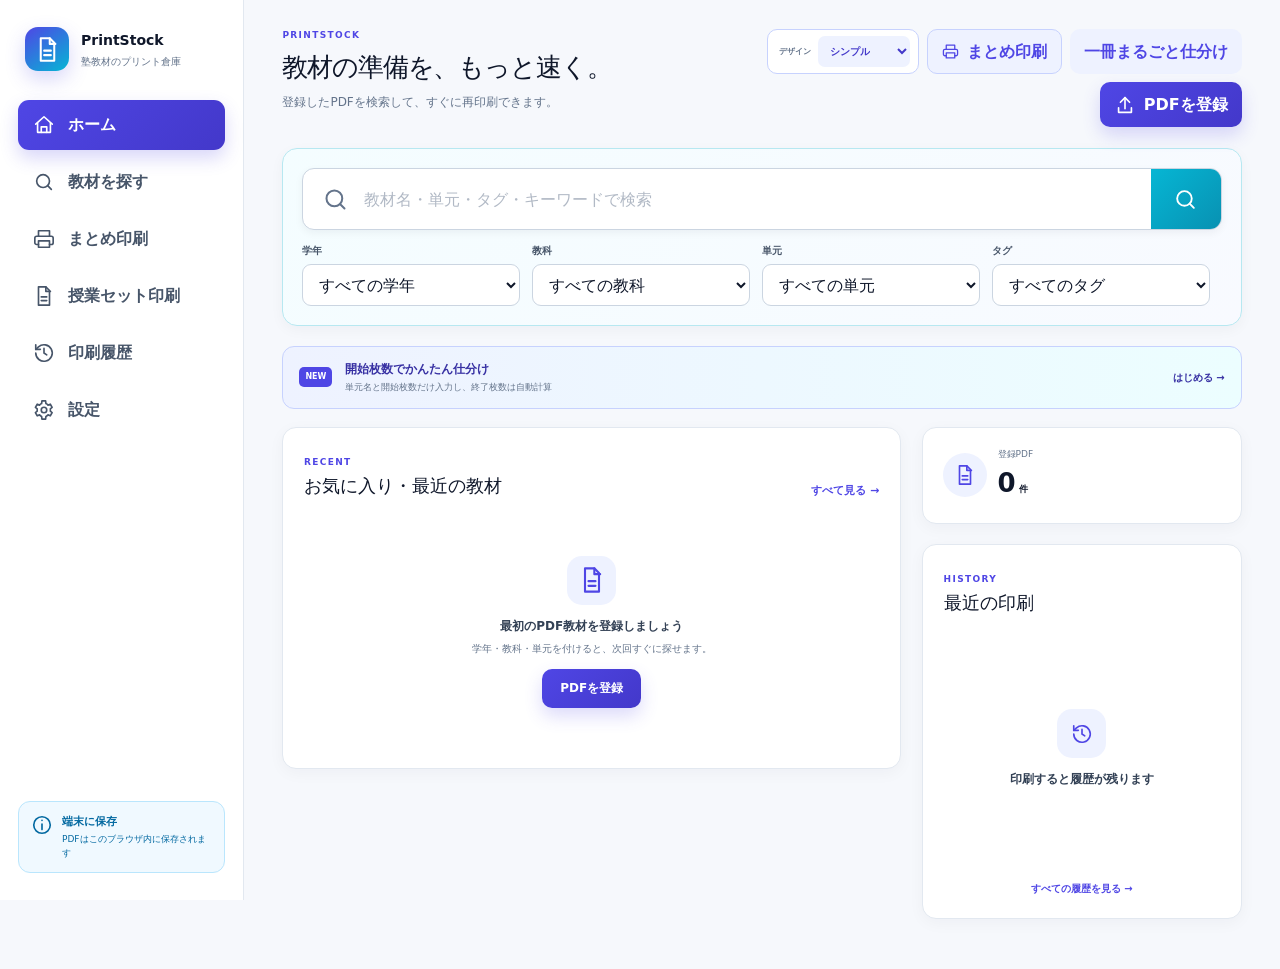
<file: index.html>
<!doctype html>
<html lang="ja">
  <head>
    <meta charset="UTF-8" />
    <meta name="viewport" content="width=device-width, initial-scale=1.0" />
    <meta
      name="description"
      content="問題・解答のPDF教材を学年・教科・単元で整理し、検索してすぐ印刷できる学習塾向けアプリ"
    />
    <link rel="icon" href="/favicon.svg" />
    <title>PrintStock｜塾教材をストックして、すぐ印刷</title>
    <script type="module" crossorigin src="/assets/github-pages-index-Bfh_sMxP.js"></script>
    <link rel="stylesheet" crossorigin href="/assets/github-pages-index-CY40AVVy.css">
  </head>
  <body>
    <div id="root"></div>
  </body>
</html>
</file>
<file: assets/index-DSxW56pE.css>
@layer theme{@theme default{--font-sans: ui-sans-serif, system-ui, sans-serif, "Apple Color Emoji", "Segoe UI Emoji", "Segoe UI Symbol", "Noto Color Emoji"; --font-serif: ui-serif, Georgia, Cambria, "Times New Roman", Times, serif; --font-mono: ui-monospace, SFMono-Regular, Menlo, Monaco, Consolas, "Liberation Mono", "Courier New", monospace; --color-red-50: oklch(97.1% .013 17.38); --color-red-100: oklch(93.6% .032 17.717); --color-red-200: oklch(88.5% .062 18.334); --color-red-300: oklch(80.8% .114 19.571); --color-red-400: oklch(70.4% .191 22.216); --color-red-500: oklch(63.7% .237 25.331); --color-red-600: oklch(57.7% .245 27.325); --color-red-700: oklch(50.5% .213 27.518); --color-red-800: oklch(44.4% .177 26.899); --color-red-900: oklch(39.6% .141 25.723); --color-red-950: oklch(25.8% .092 26.042); --color-orange-50: oklch(98% .016 73.684); --color-orange-100: oklch(95.4% .038 75.164); --color-orange-200: oklch(90.1% .076 70.697); --color-orange-300: oklch(83.7% .128 66.29); --color-orange-400: oklch(75% .183 55.934); --color-orange-500: oklch(70.5% .213 47.604); --color-orange-600: oklch(64.6% .222 41.116); --color-orange-700: oklch(55.3% .195 38.402); --color-orange-800: oklch(47% .157 37.304); --color-orange-900: oklch(40.8% .123 38.172); --color-orange-950: oklch(26.6% .079 36.259); --color-amber-50: oklch(98.7% .022 95.277); --color-amber-100: oklch(96.2% .059 95.617); --color-amber-200: oklch(92.4% .12 95.746); --color-amber-300: oklch(87.9% .169 91.605); --color-amber-400: oklch(82.8% .189 84.429); --color-amber-500: oklch(76.9% .188 70.08); --color-amber-600: oklch(66.6% .179 58.318); --color-amber-700: oklch(55.5% .163 48.998); --color-amber-800: oklch(47.3% .137 46.201); --color-amber-900: oklch(41.4% .112 45.904); --color-amber-950: oklch(27.9% .077 45.635); --color-yellow-50: oklch(98.7% .026 102.212); --color-yellow-100: oklch(97.3% .071 103.193); --color-yellow-200: oklch(94.5% .129 101.54); --color-yellow-300: oklch(90.5% .182 98.111); --color-yellow-400: oklch(85.2% .199 91.936); --color-yellow-500: oklch(79.5% .184 86.047); --color-yellow-600: oklch(68.1% .162 75.834); --color-yellow-700: oklch(55.4% .135 66.442); --color-yellow-800: oklch(47.6% .114 61.907); --color-yellow-900: oklch(42.1% .095 57.708); --color-yellow-950: oklch(28.6% .066 53.813); --color-lime-50: oklch(98.6% .031 120.757); --color-lime-100: oklch(96.7% .067 122.328); --color-lime-200: oklch(93.8% .127 124.321); --color-lime-300: oklch(89.7% .196 126.665); --color-lime-400: oklch(84.1% .238 128.85); --color-lime-500: oklch(76.8% .233 130.85); --color-lime-600: oklch(64.8% .2 131.684); --color-lime-700: oklch(53.2% .157 131.589); --color-lime-800: oklch(45.3% .124 130.933); --color-lime-900: oklch(40.5% .101 131.063); --color-lime-950: oklch(27.4% .072 132.109); --color-green-50: oklch(98.2% .018 155.826); --color-green-100: oklch(96.2% .044 156.743); --color-green-200: oklch(92.5% .084 155.995); --color-green-300: oklch(87.1% .15 154.449); --color-green-400: oklch(79.2% .209 151.711); --color-green-500: oklch(72.3% .219 149.579); --color-green-600: oklch(62.7% .194 149.214); --color-green-700: oklch(52.7% .154 150.069); --color-green-800: oklch(44.8% .119 151.328); --color-green-900: oklch(39.3% .095 152.535); --color-green-950: oklch(26.6% .065 152.934); --color-emerald-50: oklch(97.9% .021 166.113); --color-emerald-100: oklch(95% .052 163.051); --color-emerald-200: oklch(90.5% .093 164.15); --color-emerald-300: oklch(84.5% .143 164.978); --color-emerald-400: oklch(76.5% .177 163.223); --color-emerald-500: oklch(69.6% .17 162.48); --color-emerald-600: oklch(59.6% .145 163.225); --color-emerald-700: oklch(50.8% .118 165.612); --color-emerald-800: oklch(43.2% .095 166.913); --color-emerald-900: oklch(37.8% .077 168.94); --color-emerald-950: oklch(26.2% .051 172.552); --color-teal-50: oklch(98.4% .014 180.72); --color-teal-100: oklch(95.3% .051 180.801); --color-teal-200: oklch(91% .096 180.426); --color-teal-300: oklch(85.5% .138 181.071); --color-teal-400: oklch(77.7% .152 181.912); --color-teal-500: oklch(70.4% .14 182.503); --color-teal-600: oklch(60% .118 184.704); --color-teal-700: oklch(51.1% .096 186.391); --color-teal-800: oklch(43.7% .078 188.216); --color-teal-900: oklch(38.6% .063 188.416); --color-teal-950: oklch(27.7% .046 192.524); --color-cyan-50: oklch(98.4% .019 200.873); --color-cyan-100: oklch(95.6% .045 203.388); --color-cyan-200: oklch(91.7% .08 205.041); --color-cyan-300: oklch(86.5% .127 207.078); --color-cyan-400: oklch(78.9% .154 211.53); --color-cyan-500: oklch(71.5% .143 215.221); --color-cyan-600: oklch(60.9% .126 221.723); --color-cyan-700: oklch(52% .105 223.128); --color-cyan-800: oklch(45% .085 224.283); --color-cyan-900: oklch(39.8% .07 227.392); --color-cyan-950: oklch(30.2% .056 229.695); --color-sky-50: oklch(97.7% .013 236.62); --color-sky-100: oklch(95.1% .026 236.824); --color-sky-200: oklch(90.1% .058 230.902); --color-sky-300: oklch(82.8% .111 230.318); --color-sky-400: oklch(74.6% .16 232.661); --color-sky-500: oklch(68.5% .169 237.323); --color-sky-600: oklch(58.8% .158 241.966); --color-sky-700: oklch(50% .134 242.749); --color-sky-800: oklch(44.3% .11 240.79); --color-sky-900: oklch(39.1% .09 240.876); --color-sky-950: oklch(29.3% .066 243.157); --color-blue-50: oklch(97% .014 254.604); --color-blue-100: oklch(93.2% .032 255.585); --color-blue-200: oklch(88.2% .059 254.128); --color-blue-300: oklch(80.9% .105 251.813); --color-blue-400: oklch(70.7% .165 254.624); --color-blue-500: oklch(62.3% .214 259.815); --color-blue-600: oklch(54.6% .245 262.881); --color-blue-700: oklch(48.8% .243 264.376); --color-blue-800: oklch(42.4% .199 265.638); --color-blue-900: oklch(37.9% .146 265.522); --color-blue-950: oklch(28.2% .091 267.935); --color-indigo-50: oklch(96.2% .018 272.314); --color-indigo-100: oklch(93% .034 272.788); --color-indigo-200: oklch(87% .065 274.039); --color-indigo-300: oklch(78.5% .115 274.713); --color-indigo-400: oklch(67.3% .182 276.935); --color-indigo-500: oklch(58.5% .233 277.117); --color-indigo-600: oklch(51.1% .262 276.966); --color-indigo-700: oklch(45.7% .24 277.023); --color-indigo-800: oklch(39.8% .195 277.366); --color-indigo-900: oklch(35.9% .144 278.697); --color-indigo-950: oklch(25.7% .09 281.288); --color-violet-50: oklch(96.9% .016 293.756); --color-violet-100: oklch(94.3% .029 294.588); --color-violet-200: oklch(89.4% .057 293.283); --color-violet-300: oklch(81.1% .111 293.571); --color-violet-400: oklch(70.2% .183 293.541); --color-violet-500: oklch(60.6% .25 292.717); --color-violet-600: oklch(54.1% .281 293.009); --color-violet-700: oklch(49.1% .27 292.581); --color-violet-800: oklch(43.2% .232 292.759); --color-violet-900: oklch(38% .189 293.745); --color-violet-950: oklch(28.3% .141 291.089); --color-purple-50: oklch(97.7% .014 308.299); --color-purple-100: oklch(94.6% .033 307.174); --color-purple-200: oklch(90.2% .063 306.703); --color-purple-300: oklch(82.7% .119 306.383); --color-purple-400: oklch(71.4% .203 305.504); --color-purple-500: oklch(62.7% .265 303.9); --color-purple-600: oklch(55.8% .288 302.321); --color-purple-700: oklch(49.6% .265 301.924); --color-purple-800: oklch(43.8% .218 303.724); --color-purple-900: oklch(38.1% .176 304.987); --color-purple-950: oklch(29.1% .149 302.717); --color-fuchsia-50: oklch(97.7% .017 320.058); --color-fuchsia-100: oklch(95.2% .037 318.852); --color-fuchsia-200: oklch(90.3% .076 319.62); --color-fuchsia-300: oklch(83.3% .145 321.434); --color-fuchsia-400: oklch(74% .238 322.16); --color-fuchsia-500: oklch(66.7% .295 322.15); --color-fuchsia-600: oklch(59.1% .293 322.896); --color-fuchsia-700: oklch(51.8% .253 323.949); --color-fuchsia-800: oklch(45.2% .211 324.591); --color-fuchsia-900: oklch(40.1% .17 325.612); --color-fuchsia-950: oklch(29.3% .136 325.661); --color-pink-50: oklch(97.1% .014 343.198); --color-pink-100: oklch(94.8% .028 342.258); --color-pink-200: oklch(89.9% .061 343.231); --color-pink-300: oklch(82.3% .12 346.018); --color-pink-400: oklch(71.8% .202 349.761); --color-pink-500: oklch(65.6% .241 354.308); --color-pink-600: oklch(59.2% .249 .584); --color-pink-700: oklch(52.5% .223 3.958); --color-pink-800: oklch(45.9% .187 3.815); --color-pink-900: oklch(40.8% .153 2.432); --color-pink-950: oklch(28.4% .109 3.907); --color-rose-50: oklch(96.9% .015 12.422); --color-rose-100: oklch(94.1% .03 12.58); --color-rose-200: oklch(89.2% .058 10.001); --color-rose-300: oklch(81% .117 11.638); --color-rose-400: oklch(71.2% .194 13.428); --color-rose-500: oklch(64.5% .246 16.439); --color-rose-600: oklch(58.6% .253 17.585); --color-rose-700: oklch(51.4% .222 16.935); --color-rose-800: oklch(45.5% .188 13.697); --color-rose-900: oklch(41% .159 10.272); --color-rose-950: oklch(27.1% .105 12.094); --color-slate-50: oklch(98.4% .003 247.858); --color-slate-100: oklch(96.8% .007 247.896); --color-slate-200: oklch(92.9% .013 255.508); --color-slate-300: oklch(86.9% .022 252.894); --color-slate-400: oklch(70.4% .04 256.788); --color-slate-500: oklch(55.4% .046 257.417); --color-slate-600: oklch(44.6% .043 257.281); --color-slate-700: oklch(37.2% .044 257.287); --color-slate-800: oklch(27.9% .041 260.031); --color-slate-900: oklch(20.8% .042 265.755); --color-slate-950: oklch(12.9% .042 264.695); --color-gray-50: oklch(98.5% .002 247.839); --color-gray-100: oklch(96.7% .003 264.542); --color-gray-200: oklch(92.8% .006 264.531); --color-gray-300: oklch(87.2% .01 258.338); --color-gray-400: oklch(70.7% .022 261.325); --color-gray-500: oklch(55.1% .027 264.364); --color-gray-600: oklch(44.6% .03 256.802); --color-gray-700: oklch(37.3% .034 259.733); --color-gray-800: oklch(27.8% .033 256.848); --color-gray-900: oklch(21% .034 264.665); --color-gray-950: oklch(13% .028 261.692); --color-zinc-50: oklch(98.5% 0 0); --color-zinc-100: oklch(96.7% .001 286.375); --color-zinc-200: oklch(92% .004 286.32); --color-zinc-300: oklch(87.1% .006 286.286); --color-zinc-400: oklch(70.5% .015 286.067); --color-zinc-500: oklch(55.2% .016 285.938); --color-zinc-600: oklch(44.2% .017 285.786); --color-zinc-700: oklch(37% .013 285.805); --color-zinc-800: oklch(27.4% .006 286.033); --color-zinc-900: oklch(21% .006 285.885); --color-zinc-950: oklch(14.1% .005 285.823); --color-neutral-50: oklch(98.5% 0 0); --color-neutral-100: oklch(97% 0 0); --color-neutral-200: oklch(92.2% 0 0); --color-neutral-300: oklch(87% 0 0); --color-neutral-400: oklch(70.8% 0 0); --color-neutral-500: oklch(55.6% 0 0); --color-neutral-600: oklch(43.9% 0 0); --color-neutral-700: oklch(37.1% 0 0); --color-neutral-800: oklch(26.9% 0 0); --color-neutral-900: oklch(20.5% 0 0); --color-neutral-950: oklch(14.5% 0 0); --color-stone-50: oklch(98.5% .001 106.423); --color-stone-100: oklch(97% .001 106.424); --color-stone-200: oklch(92.3% .003 48.717); --color-stone-300: oklch(86.9% .005 56.366); --color-stone-400: oklch(70.9% .01 56.259); --color-stone-500: oklch(55.3% .013 58.071); --color-stone-600: oklch(44.4% .011 73.639); --color-stone-700: oklch(37.4% .01 67.558); --color-stone-800: oklch(26.8% .007 34.298); --color-stone-900: oklch(21.6% .006 56.043); --color-stone-950: oklch(14.7% .004 49.25); --color-mauve-50: oklch(98.5% 0 0); --color-mauve-100: oklch(96% .003 325.6); --color-mauve-200: oklch(92.2% .005 325.62); --color-mauve-300: oklch(86.5% .012 325.68); --color-mauve-400: oklch(71.1% .019 323.02); --color-mauve-500: oklch(54.2% .034 322.5); --color-mauve-600: oklch(43.5% .029 321.78); --color-mauve-700: oklch(36.4% .029 323.89); --color-mauve-800: oklch(26.3% .024 320.12); --color-mauve-900: oklch(21.2% .019 322.12); --color-mauve-950: oklch(14.5% .008 326); --color-olive-50: oklch(98.8% .003 106.5); --color-olive-100: oklch(96.6% .005 106.5); --color-olive-200: oklch(93% .007 106.5); --color-olive-300: oklch(88% .011 106.6); --color-olive-400: oklch(73.7% .021 106.9); --color-olive-500: oklch(58% .031 107.3); --color-olive-600: oklch(46.6% .025 107.3); --color-olive-700: oklch(39.4% .023 107.4); --color-olive-800: oklch(28.6% .016 107.4); --color-olive-900: oklch(22.8% .013 107.4); --color-olive-950: oklch(15.3% .006 107.1); --color-mist-50: oklch(98.7% .002 197.1); --color-mist-100: oklch(96.3% .002 197.1); --color-mist-200: oklch(92.5% .005 214.3); --color-mist-300: oklch(87.2% .007 219.6); --color-mist-400: oklch(72.3% .014 214.4); --color-mist-500: oklch(56% .021 213.5); --color-mist-600: oklch(45% .017 213.2); --color-mist-700: oklch(37.8% .015 216); --color-mist-800: oklch(27.5% .011 216.9); --color-mist-900: oklch(21.8% .008 223.9); --color-mist-950: oklch(14.8% .004 228.8); --color-taupe-50: oklch(98.6% .002 67.8); --color-taupe-100: oklch(96% .002 17.2); --color-taupe-200: oklch(92.2% .005 34.3); --color-taupe-300: oklch(86.8% .007 39.5); --color-taupe-400: oklch(71.4% .014 41.2); --color-taupe-500: oklch(54.7% .021 43.1); --color-taupe-600: oklch(43.8% .017 39.3); --color-taupe-700: oklch(36.7% .016 35.7); --color-taupe-800: oklch(26.8% .011 36.5); --color-taupe-900: oklch(21.4% .009 43.1); --color-taupe-950: oklch(14.7% .004 49.3); --color-black: #000; --color-white: #fff; --spacing: .25rem; --breakpoint-sm: 40rem; --breakpoint-md: 48rem; --breakpoint-lg: 64rem; --breakpoint-xl: 80rem; --breakpoint-2xl: 96rem; --container-3xs: 16rem; --container-2xs: 18rem; --container-xs: 20rem; --container-sm: 24rem; --container-md: 28rem; --container-lg: 32rem; --container-xl: 36rem; --container-2xl: 42rem; --container-3xl: 48rem; --container-4xl: 56rem; --container-5xl: 64rem; --container-6xl: 72rem; --container-7xl: 80rem; --text-xs: .75rem; --text-xs--line-height: calc(1 / .75); --text-sm: .875rem; --text-sm--line-height: calc(1.25 / .875); --text-base: 1rem; --text-base--line-height: calc(1.5 / 1); --text-lg: 1.125rem; --text-lg--line-height: calc(1.75 / 1.125); --text-xl: 1.25rem; --text-xl--line-height: calc(1.75 / 1.25); --text-2xl: 1.5rem; --text-2xl--line-height: calc(2 / 1.5); --text-3xl: 1.875rem; --text-3xl--line-height: calc(2.25 / 1.875); --text-4xl: 2.25rem; --text-4xl--line-height: calc(2.5 / 2.25); --text-5xl: 3rem; --text-5xl--line-height: 1; --text-6xl: 3.75rem; --text-6xl--line-height: 1; --text-7xl: 4.5rem; --text-7xl--line-height: 1; --text-8xl: 6rem; --text-8xl--line-height: 1; --text-9xl: 8rem; --text-9xl--line-height: 1; --font-weight-thin: 100; --font-weight-extralight: 200; --font-weight-light: 300; --font-weight-normal: 400; --font-weight-medium: 500; --font-weight-semibold: 600; --font-weight-bold: 700; --font-weight-extrabold: 800; --font-weight-black: 900; --tracking-tighter: -.05em; --tracking-tight: -.025em; --tracking-normal: 0em; --tracking-wide: .025em; --tracking-wider: .05em; --tracking-widest: .1em; --leading-tight: 1.25; --leading-snug: 1.375; --leading-normal: 1.5; --leading-relaxed: 1.625; --leading-loose: 2; --radius-xs: .125rem; --radius-sm: .25rem; --radius-md: .375rem; --radius-lg: .5rem; --radius-xl: .75rem; --radius-2xl: 1rem; --radius-3xl: 1.5rem; --radius-4xl: 2rem; --shadow-2xs: 0 1px #0000000d; --shadow-xs: 0 1px 2px 0 #0000000d; --shadow-sm: 0 1px 3px 0 #0000001a, 0 1px 2px -1px #0000001a; --shadow-md: 0 4px 6px -1px #0000001a, 0 2px 4px -2px #0000001a; --shadow-lg: 0 10px 15px -3px #0000001a, 0 4px 6px -4px #0000001a; --shadow-xl: 0 20px 25px -5px #0000001a, 0 8px 10px -6px #0000001a; --shadow-2xl: 0 25px 50px -12px #00000040; --inset-shadow-2xs: inset 0 1px #0000000d; --inset-shadow-xs: inset 0 1px 1px #0000000d; --inset-shadow-sm: inset 0 2px 4px #0000000d; --drop-shadow-xs: 0 1px 1px #0000000d; --drop-shadow-sm: 0 1px 2px #00000026; --drop-shadow-md: 0 3px 3px #0000001f; --drop-shadow-lg: 0 4px 4px #00000026; --drop-shadow-xl: 0 9px 7px #0000001a; --drop-shadow-2xl: 0 25px 25px #00000026; --text-shadow-2xs: 0px 1px 0px #00000026; --text-shadow-xs: 0px 1px 1px #0003; --text-shadow-sm: 0px 1px 0px #00000013, 0px 1px 1px #00000013, 0px 2px 2px #00000013; --text-shadow-md: 0px 1px 1px #0000001a, 0px 1px 2px #0000001a, 0px 2px 4px #0000001a; --text-shadow-lg: 0px 1px 2px #0000001a, 0px 3px 2px #0000001a, 0px 4px 8px #0000001a; --ease-in: cubic-bezier(.4, 0, 1, 1); --ease-out: cubic-bezier(0, 0, .2, 1); --ease-in-out: cubic-bezier(.4, 0, .2, 1); --animate-spin: spin 1s linear infinite; --animate-ping: ping 1s cubic-bezier(0, 0, .2, 1) infinite; --animate-pulse: pulse 2s cubic-bezier(.4, 0, .6, 1) infinite; --animate-bounce: bounce 1s infinite; @keyframes spin { to { transform: rotate(360deg); } } @keyframes ping { 75%, 100% { transform: scale(2); opacity: 0; } } @keyframes pulse { 50% { opacity: .5; } } @keyframes bounce { 0%, 100% { transform: translateY(-25%); animation-timing-function: cubic-bezier(.8, 0, 1, 1); } 50% { transform: none; animation-timing-function: cubic-bezier(0, 0, .2, 1); } } --blur-xs: 4px; --blur-sm: 8px; --blur-md: 12px; --blur-lg: 16px; --blur-xl: 24px; --blur-2xl: 40px; --blur-3xl: 64px; --perspective-dramatic: 100px; --perspective-near: 300px; --perspective-normal: 500px; --perspective-midrange: 800px; --perspective-distant: 1200px; --aspect-video: 16 / 9; --default-transition-duration: .15s; --default-transition-timing-function: cubic-bezier(.4, 0, .2, 1); --default-font-family: --theme(--font-sans, initial); --default-font-feature-settings: --theme(--font-sans--font-feature-settings, initial); --default-font-variation-settings: --theme(--font-sans--font-variation-settings, initial); --default-mono-font-family: --theme(--font-mono, initial); --default-mono-font-feature-settings: --theme(--font-mono--font-feature-settings, initial); --default-mono-font-variation-settings: --theme(--font-mono--font-variation-settings, initial);}@theme default inline reference{--blur: 8px; --shadow: 0 1px 3px 0 #0000001a, 0 1px 2px -1px #0000001a; --shadow-inner: inset 0 2px 4px 0 #0000000d; --drop-shadow: 0 1px 2px #0000001a, 0 1px 1px #0000000f; --radius: .25rem; --max-width-prose: 65ch;}}@layer base{*,:after,:before,::backdrop{box-sizing:border-box;border:0 solid;margin:0;padding:0}::file-selector-button{box-sizing:border-box;border:0 solid;margin:0;padding:0}html,:host{-webkit-text-size-adjust:100%;tab-size:4;line-height:1.5;font-family:--theme(--default-font-family, ui-sans-serif, system-ui, sans-serif, "Apple Color Emoji", "Segoe UI Emoji", "Segoe UI Symbol", "Noto Color Emoji");font-feature-settings:--theme(--default-font-feature-settings, normal);font-variation-settings:--theme(--default-font-variation-settings, normal);-webkit-tap-highlight-color:transparent}hr{height:0;color:inherit;border-top-width:1px}abbr:where([title]){-webkit-text-decoration:underline dotted;text-decoration:underline dotted}h1,h2,h3,h4,h5,h6{font-size:inherit;font-weight:inherit}a{color:inherit;-webkit-text-decoration:inherit;-webkit-text-decoration:inherit;text-decoration:inherit}b,strong{font-weight:bolder}code,kbd,samp,pre{font-family:--theme(--default-mono-font-family, ui-monospace, SFMono-Regular, Menlo, Monaco, Consolas, "Liberation Mono", "Courier New", monospace);font-feature-settings:--theme(--default-mono-font-feature-settings, normal);font-variation-settings:--theme(--default-mono-font-variation-settings, normal);font-size:1em}small{font-size:80%}sub,sup{vertical-align:baseline;font-size:75%;line-height:0;position:relative}sub{bottom:-.25em}sup{top:-.5em}table{text-indent:0;border-color:inherit;border-collapse:collapse}:-moz-focusring{outline:auto}progress{vertical-align:baseline}summary{display:list-item}ol,ul,menu{list-style:none}img,svg,video,canvas,audio,iframe,embed,object{vertical-align:middle;display:block}img,video{max-width:100%;height:auto}button,input,select,optgroup,textarea{font:inherit;font-feature-settings:inherit;font-variation-settings:inherit;letter-spacing:inherit;color:inherit;opacity:1;background-color:#0000;border-radius:0}::file-selector-button{font:inherit;font-feature-settings:inherit;font-variation-settings:inherit;letter-spacing:inherit;color:inherit;opacity:1;background-color:#0000;border-radius:0}:where(select:is([multiple],[size])) optgroup{font-weight:bolder}:where(select:is([multiple],[size])) optgroup option{padding-inline-start:20px}::file-selector-button{margin-inline-end:4px}::placeholder{opacity:1}@supports (not ((-webkit-appearance:-apple-pay-button))) or (contain-intrinsic-size:1px){::placeholder{color:color-mix(in oklab, currentcolor 50%, transparent)}}textarea{resize:vertical}::-webkit-search-decoration{-webkit-appearance:none}::-webkit-date-and-time-value{min-height:1lh;text-align:inherit}::-webkit-datetime-edit{display:inline-flex}::-webkit-datetime-edit-fields-wrapper{padding:0}::-webkit-datetime-edit{padding-block:0}::-webkit-datetime-edit-year-field{padding-block:0}::-webkit-datetime-edit-month-field{padding-block:0}::-webkit-datetime-edit-day-field{padding-block:0}::-webkit-datetime-edit-hour-field{padding-block:0}::-webkit-datetime-edit-minute-field{padding-block:0}::-webkit-datetime-edit-second-field{padding-block:0}::-webkit-datetime-edit-millisecond-field{padding-block:0}::-webkit-datetime-edit-meridiem-field{padding-block:0}::-webkit-calendar-picker-indicator{line-height:1}:-moz-ui-invalid{box-shadow:none}button,input:where([type=button],[type=reset],[type=submit]){appearance:button}::file-selector-button{appearance:button}::-webkit-inner-spin-button{height:auto}::-webkit-outer-spin-button{height:auto}[hidden]:where(:not([hidden=until-found])){display:none!important}}@layer components;@layer utilities{@tailwind utilities;}:root{--indigo:#4f46e5;--deep:#3730a3;--cyan:#06b6d4;--ink:#0f172a;--muted:#64748b;--line:#e2e8f0;--bg:#f6f8fc}*{box-sizing:border-box}html,body{background:var(--bg);color:var(--ink);margin:0;font-family:Noto Sans JP,Hiragino Sans,Yu Gothic,system-ui,sans-serif}button,input,select,textarea{font:inherit}button{cursor:pointer}.icon{flex:none}.app-shell{min-height:100vh}.sidebar{border-right:1px solid var(--line);z-index:20;background:#fff;flex-direction:column;width:244px;padding:27px 18px;display:flex;position:fixed;inset:0 auto 0 0}.brand{align-items:center;gap:12px;padding:0 7px 29px;display:flex}.brand-icon,.round{width:44px;height:44px;color:var(--indigo);background:#eef2ff;border-radius:13px;flex:none;place-items:center;display:grid}.brand-icon{color:#fff;background:linear-gradient(145deg, var(--indigo), var(--cyan));box-shadow:0 8px 20px #4f46e538}.brand strong,.brand small{display:block}.brand strong{font-size:14px}.brand small{color:var(--muted);margin-top:3px;font-size:10px}.sidebar nav{gap:7px;display:grid}.sidebar nav button{color:#475569;text-align:left;background:0 0;border:0;border-radius:11px;align-items:center;gap:13px;padding:13px 15px;font-weight:700;display:flex}.sidebar nav button:hover{background:#f1f5f9}.sidebar nav button.active{color:#fff;background:linear-gradient(135deg, var(--indigo), #4338ca);box-shadow:0 8px 18px #4f46e538}.side-note{color:#0369a1;background:#f0f9ff;border:1px solid #bae6fd;border-radius:12px;gap:9px;margin-top:auto;padding:12px;display:flex}.side-note b,.side-note small{display:block}.side-note b{font-size:11px}.side-note small{margin-top:3px;font-size:9px;line-height:1.5}.main{min-height:100vh;margin-left:244px;padding:29px clamp(22px,3vw,46px) 50px}.topbar,.search-panel,.dashboard,.full-panel{width:100%;max-width:1500px;margin-left:auto;margin-right:auto}.topbar{justify-content:space-between;align-items:center;gap:20px;margin-bottom:21px;display:flex}.topbar p,.section-head span,.modal-head small{color:var(--indigo);letter-spacing:.15em;margin:0 0 5px;font-size:9px;font-weight:850}.topbar h1{letter-spacing:-.045em;margin:0;font-size:clamp(24px,2.2vw,34px)}.topbar>div>span{color:var(--muted);margin-top:7px;font-size:12px;display:block}.primary,.secondary{border:0;border-radius:10px;justify-content:center;align-items:center;gap:8px;min-height:45px;padding:0 18px;font-weight:750;display:inline-flex}.primary{color:#fff;background:linear-gradient(135deg, var(--indigo), #4338ca);box-shadow:0 8px 18px #4f46e533}.primary:hover{transform:translateY(-1px)}.primary.small{min-height:39px;font-size:12px}.secondary{color:#334155;background:#f1f5f9}.search-panel{background:linear-gradient(135deg,#f4fdff,#f8faff);border:1px solid #b7e8f1;border-radius:15px;margin-bottom:20px;padding:19px;box-shadow:0 4px 14px #0f172a0a}.search{color:#64748b;background:#fff;border:1px solid #cbd5e1;border-radius:12px;align-items:center;height:62px;padding-left:19px;display:flex;overflow:hidden;box-shadow:0 3px 8px #0f172a0d}.search input{border:0;outline:0;flex:1;min-width:0;height:100%;padding:0 15px;font-size:16px}.search button{color:#fff;background:linear-gradient(135deg, var(--cyan), #0891b2);border:0;place-items:center;width:70px;height:100%;display:grid}.filters{grid-template-columns:repeat(3,minmax(0,1fr)) auto;align-items:end;gap:12px;margin-top:13px;display:grid}.filters label,.form-grid label,.print-options label{gap:6px;display:grid}.filters label>span,.form-grid label>span,.print-options label>span{color:#475569;font-size:10px;font-weight:750}.filters select,.form-grid input,.form-grid select,.print-options select{background:#fff;border:1px solid #cbd5e1;border-radius:9px;outline:0;width:100%;height:42px;padding:0 12px}.form-grid textarea{resize:vertical;border:1px solid #cbd5e1;border-radius:9px;outline:0;width:100%;padding:11px 12px}.filters select:focus,.form-grid input:focus,.form-grid select:focus,.form-grid textarea:focus{border-color:var(--indigo);box-shadow:0 0 0 3px #4f46e51c}.reset{height:42px;color:var(--indigo);background:0 0;border:0;font-size:11px;font-weight:750}.dashboard{grid-template-columns:minmax(0,1.7fr) minmax(320px,.8fr);align-items:start;gap:20px;display:grid}.panel,.stats{border:1px solid var(--line);background:#fff;border-radius:14px;box-shadow:0 4px 16px #0f172a0a}.material-panel,.history-card,.full-panel{padding:19px}.section-head{justify-content:space-between;align-items:flex-end;gap:15px;padding:1px 2px 15px;display:flex}.section-head h2{margin:0;font-size:18px}.section-head button{color:var(--indigo);background:0 0;border:0;font-size:11px;font-weight:750}.material-list{border-top:1px solid var(--line)}.material-row{border-bottom:1px solid var(--line);grid-template-columns:42px minmax(180px,1fr) 86px 52px auto;align-items:center;gap:12px;min-height:88px;display:grid}.material-row:hover{background:#fafbff}.pdf-mark{color:#ef4444;border:2px solid #ef4444;border-radius:3px;place-items:end center;width:34px;height:43px;padding-bottom:6px;font-size:8px;font-weight:900;display:grid;position:relative}.pdf-mark:after{content:"";background:#fff;border-bottom:2px solid #ef4444;border-left:2px solid #ef4444;width:10px;height:10px;position:absolute;top:-2px;right:-2px}.material-main{min-width:0}.material-main h3{text-overflow:ellipsis;white-space:nowrap;margin:0 0 7px;font-size:12px;overflow:hidden}.material-main small{display:none}.chips{flex-wrap:wrap;gap:5px;display:flex}.chips span{color:#4338ca;background:#eef2ff;border:1px solid #dbeafe;border-radius:5px;padding:3px 7px;font-size:9px;font-weight:700}.chips span:nth-child(2){color:#0e7490;background:#ecfeff;border-color:#cffafe}.meta{gap:3px;display:grid}.meta span{color:#94a3b8;font-size:8px}.meta b{color:#475569;font-size:9px}.actions{align-items:center;gap:5px;display:flex}.icon-button,.print-button{min-height:35px;color:var(--indigo);background:#fff;border:1px solid #c7d2fe;border-radius:8px;justify-content:center;align-items:center;gap:6px;font-size:10px;font-weight:750;display:inline-flex}.icon-button{width:34px}.print-button{padding:0 10px}.icon-button:hover,.print-button:hover{background:#eef2ff}.icon-button.danger{color:#94a3b8;border-color:#0000}.icon-button.danger:hover{color:#dc2626;background:#fef2f2}.right{gap:20px;display:grid}.stats{grid-template-columns:1fr 1fr;padding:17px 8px;display:grid}.stats>div{align-items:center;gap:11px;padding:3px 12px;display:flex}.stats>div+div{border-left:1px solid var(--line)}.round{border-radius:50%}.round.cyan{color:#0891b2;background:#ecfeff}.stats p{color:var(--muted);margin:0;font-size:9px}.stats p b{color:var(--ink);margin-top:3px;font-size:26px;display:block}.stats small{margin-left:3px;font-size:9px}.mini-history{border-top:1px solid var(--line)}.mini-history>div{border-bottom:1px solid var(--line);color:#ef4444;grid-template-columns:28px minmax(0,1fr) auto;align-items:center;gap:9px;padding:11px 1px;display:grid}.mini-history p{min-width:0;color:var(--ink);margin:0}.mini-history b,.mini-history p span{text-overflow:ellipsis;white-space:nowrap;display:block;overflow:hidden}.mini-history b{font-size:10px}.mini-history p span,.mini-history time{color:var(--muted);margin-top:3px;font-size:8px}.full-link{width:100%;color:var(--indigo);background:0 0;border:0;padding:15px 0 1px;font-size:10px;font-weight:750}.full-panel{min-height:420px}.empty{text-align:center;min-height:235px;color:var(--muted);flex-direction:column;justify-content:center;align-items:center;padding:25px;display:flex}.empty-icon{width:49px;height:49px;color:var(--indigo);background:#eef2ff;border-radius:15px;place-items:center;margin-bottom:12px;display:grid}.empty strong{color:#334155;font-size:12px}.empty p{margin:6px 0 12px;font-size:10px;line-height:1.6}.history-list{border-top:1px solid var(--line)}.history-list article{border-bottom:1px solid var(--line);grid-template-columns:46px minmax(0,1fr) 120px auto;align-items:center;gap:12px;padding:13px 4px;display:grid}.history-list article>div b,.history-list article>div span{display:block}.history-list article>div b{font-size:12px}.history-list article>div span,.history-list time{color:var(--muted);margin-top:3px;font-size:9px}.danger-text{color:#dc2626!important}.settings{gap:17px;max-width:950px;display:grid}.setting{gap:15px;padding:23px;display:flex}.setting h2{margin:0 0 7px;font-size:16px}.setting p{max-width:650px;color:var(--muted);margin:0;font-size:11px;line-height:1.75}.setting dl{gap:32px;margin:18px 0 0;display:flex}.setting dt{color:var(--muted);font-size:9px}.setting dd{margin:3px 0 0;font-size:13px;font-weight:750}.bottom-nav{display:none}.backdrop{z-index:100;-webkit-backdrop-filter:blur(3px);backdrop-filter:blur(3px);background:#0f172a8f;place-items:center;padding:20px;display:grid;position:fixed;inset:0}.modal{background:#fff;border-radius:18px;width:min(650px,100%);max-height:88vh;padding:27px;animation:.18s ease-out pop;position:relative;overflow:auto;box-shadow:0 24px 70px #0f172a4d}.modal-close{width:35px;height:35px;color:var(--muted);background:#f1f5f9;border:0;border-radius:50%;place-items:center;display:grid;position:absolute;top:17px;right:17px}.modal-head{gap:12px;margin-bottom:20px;padding-right:38px;display:flex}.modal-head h2{margin:1px 0 3px;font-size:20px}.modal-head p{color:var(--muted);margin:0;font-size:10px}.drop{min-height:105px;color:var(--indigo);background:#fafaff;border:2px dashed #c7d2fe;border-radius:13px;justify-content:center;align-items:center;gap:13px;margin-bottom:19px;padding:16px;display:flex}.drop.dragging,.drop:hover{border-color:var(--indigo);background:#eef2ff}.drop input{display:none}.drop b,.drop span{display:block}.drop b{color:#334155;font-size:11px}.drop span{color:var(--muted);margin-top:3px;font-size:9px}.form-grid{grid-template-columns:1fr 1fr;gap:14px;display:grid}.form-grid .wide{grid-column:1/-1}.form-grid label>span{font-size:10px}.form-grid label>span b{color:#fff;background:var(--indigo);border-radius:3px;padding:2px 4px;font-size:7px}.form-grid input,.form-grid select,.form-grid textarea{font-size:11px}.modal-actions{border-top:1px solid var(--line);justify-content:flex-end;gap:9px;margin-top:22px;padding-top:17px;display:flex}.print-summary{border:1px solid var(--line);background:#f8fafc;border-radius:11px;align-items:center;gap:14px;margin-bottom:19px;padding:14px;display:flex}.print-summary b,.print-summary span{display:block}.print-summary b{font-size:11px}.print-summary div>span{color:var(--muted);margin-top:4px;font-size:9px}.print-options{border-top:1px solid #dbeafe;gap:16px;padding:15px;display:grid}.advanced-print-settings{background:#fff;border:1px solid #c7d2fe;border-radius:11px;margin-top:12px;overflow:hidden}.advanced-print-settings>summary{cursor:pointer;justify-content:space-between;align-items:center;gap:12px;min-height:52px;padding:10px 14px;list-style:none;display:flex}.advanced-print-settings>summary::-webkit-details-marker{display:none}.advanced-print-settings>summary span{gap:3px;display:grid}.advanced-print-settings>summary b{color:#334155;font-size:10px}.advanced-print-settings>summary small{color:#94a3b8;font-size:8px}.advanced-print-settings>summary>em{min-width:48px;color:var(--indigo);text-align:center;background:#eef2ff;border-radius:8px;padding:6px 10px;font-size:8px;font-style:normal;font-weight:850}.advanced-print-settings[open]>summary>em{font-size:0}.advanced-print-settings[open]>summary>em:before{content:"閉じる";font-size:8px}.theme-neon .advanced-print-settings{background:#071526;border-color:#31516b}.theme-neon .advanced-print-settings>summary b{color:#e8f4ff}.theme-neon .advanced-print-settings>summary>em{color:#a5f3fc;background:#111f35}.theme-neon .advanced-print-settings .print-options{border-color:#31516b}.stepper{grid-template-columns:42px 1fr 42px;width:165px;display:grid}.stepper button,.stepper input{text-align:center;background:#fff;border:1px solid #cbd5e1;border-radius:0;height:41px}.stepper button:first-child{border-radius:8px 0 0 8px}.stepper button:last-child{border-radius:0 8px 8px 0}.stepper input{border-left:0;border-right:0;min-width:0}.segments{background:#f1f5f9;border-radius:9px;grid-template-columns:1fr 1fr;gap:4px;padding:4px;display:grid}.segments button{height:36px;color:var(--muted);background:0 0;border:0;border-radius:7px;font-size:11px;font-weight:700}.segments button.active{color:var(--indigo);background:#fff;box-shadow:0 2px 6px #0f172a1a}.print-note{color:#0e7490;background:#ecfeff;border-radius:9px;gap:7px;margin:17px 0 0;padding:11px;font-size:9px;line-height:1.6;display:flex}.toast{z-index:200;color:#fff;background:#0f172a;border-radius:11px;align-items:center;gap:8px;padding:12px 16px;font-size:11px;font-weight:700;display:flex;position:fixed;bottom:23px;right:23px;box-shadow:0 14px 35px #0f172a47}.toast b{background:#10b981;border-radius:50%;place-items:center;width:19px;height:19px;display:grid}@keyframes pop{0%{opacity:0;transform:translateY(7px)scale(.985)}}@media (width<=1100px){.sidebar{width:210px}.main{margin-left:210px}.dashboard{grid-template-columns:1fr}.right{grid-template-columns:1fr 1fr}.material-row{grid-template-columns:42px minmax(160px,1fr) 75px auto}.meta:nth-of-type(2){display:none}}@media (width<=760px){.sidebar{display:none}.main{margin-left:0;padding:19px 13px 96px}.topbar{align-items:flex-start;margin-bottom:16px}.topbar h1{font-size:22px}.topbar>button{display:none}.topbar>div>span{font-size:10px}.search-panel{margin-bottom:14px;padding:11px}.search{height:52px;padding-left:13px}.search input{padding:0 9px;font-size:13px}.search button{width:52px}.filters{gap:8px;display:flex;overflow:auto}.filters label{min-width:140px}.filters select{height:39px;font-size:11px}.reset{min-width:70px}.dashboard{display:block}.material-panel,.history-card,.full-panel{padding:14px}.right{display:block}.stats{margin-top:13px;padding:12px 5px}.history-card{margin-top:13px}.section-head h2{font-size:16px}.material-row{grid-template-columns:36px minmax(0,1fr);gap:9px;padding:13px 0}.material-main h3{white-space:normal;line-height:1.45}.material-main small{color:#94a3b8;margin-top:6px;font-size:8px;display:block}.meta{display:none!important}.actions{grid-column:2;justify-content:flex-end}.print-button{flex:1;max-width:115px}.history-list article{grid-template-columns:42px minmax(0,1fr) auto}.history-list time{display:none}.history-list .print-button{grid-column:2/4;justify-self:end;width:105px}.setting{padding:17px}.setting dl{flex-wrap:wrap;gap:18px}.bottom-nav{z-index:50;height:70px;padding:6px 5px max(6px, env(safe-area-inset-bottom));border-top:1px solid var(--line);-webkit-backdrop-filter:blur(12px);backdrop-filter:blur(12px);background:#fffffff5;grid-template-columns:repeat(5,1fr);display:grid;position:fixed;inset:auto 0 0;box-shadow:0 -8px 24px #0f172a12}.bottom-nav button{color:var(--muted);background:0 0;border:0;flex-direction:column;justify-content:center;align-items:center;gap:1px;font-size:8px;font-weight:700;display:flex}.bottom-nav button.active{color:var(--indigo)}.bottom-nav .add{color:#fff;background:linear-gradient(135deg, var(--indigo), var(--cyan));border-radius:14px;place-self:center;width:47px;height:47px;transform:translateY(-8px);box-shadow:0 7px 16px #4f46e540}.backdrop{align-items:end;padding:0}.modal{width:100%;max-height:92vh;padding:22px 16px max(23px, env(safe-area-inset-bottom));border-radius:20px 20px 0 0}.form-grid{grid-template-columns:1fr;gap:12px}.form-grid .wide{grid-column:auto}.modal-actions{background:#fff;position:sticky;bottom:0}.modal-actions>*{flex:1}.toast{justify-content:center;bottom:84px;left:13px;right:13px}}@media (prefers-reduced-motion:reduce){*{transition-duration:.01ms!important;animation-duration:.01ms!important}}.option-row{grid-template-columns:1fr 1fr;align-items:end;gap:12px;display:grid}.scale-options{grid-template-columns:repeat(3,1fr);gap:8px;display:grid}.scale-options button{color:#475569;text-align:left;background:#fff;border:1px solid #cbd5e1;border-radius:9px;min-height:64px;padding:9px}.scale-options button b,.scale-options button small{display:block}.scale-options button b{font-size:10px}.scale-options button small{color:#94a3b8;margin-top:4px;font-size:8px}.scale-options button.active{border-color:var(--indigo);color:var(--indigo);background:#eef2ff;box-shadow:0 0 0 2px #4f46e51a}.scale-options button.active small{color:#6366f1}.custom-scale>div{grid-template-columns:1fr 64px 18px;align-items:center;gap:8px;display:grid}.custom-scale input[type=range]{width:100%;accent-color:var(--indigo)}.custom-scale input[type=number]{text-align:center;border:1px solid #cbd5e1;border-radius:8px;min-width:0;height:38px;padding:0 7px}.custom-scale b{color:#475569;font-size:11px}.print-note span{display:block}.primary:disabled,.secondary:disabled,.modal-close:disabled{cursor:wait;opacity:.62;transform:none}@media (width<=760px){.scale-options{grid-template-columns:1fr}.scale-options button{min-height:52px}.scale-options button b,.scale-options button small{display:inline}.scale-options button small{margin-left:7px}.option-row{gap:9px}.stepper{width:100%}}.topbar-actions{gap:9px;display:flex}.sorter-button{color:var(--indigo);background:#eef2ff}.sorter-backdrop{z-index:110;-webkit-backdrop-filter:blur(4px);backdrop-filter:blur(4px);background:#0f172a99;place-items:center;padding:20px;display:grid;position:fixed;inset:0}.sorter{background:#fff;border-radius:20px;width:min(820px,100%);max-height:92vh;position:relative;overflow:auto;box-shadow:0 30px 80px #0f172a55}.sorter-head{border-bottom:1px solid var(--line);background:linear-gradient(145deg,#f7f7ff,#effcff);padding:28px 30px 21px}.sorter-badge{color:var(--indigo);letter-spacing:.16em;margin-bottom:6px;font-size:9px;font-weight:900;display:inline-block}.sorter-head h2{letter-spacing:-.03em;margin:0;font-size:24px}.sorter-head>p{color:var(--muted);margin:6px 0 0;font-size:11px}.sorter-steps{grid-template-columns:repeat(3,1fr);gap:7px;margin-top:19px;display:grid}.sorter-steps span{color:#94a3b8;border:1px solid var(--line);text-align:center;background:#fff;border-radius:8px;padding:9px 10px;font-size:9px;font-weight:750;position:relative}.sorter-steps span.active{color:#fff;border-color:var(--indigo);background:var(--indigo)}.sorter-steps span.done{color:#047857;background:#ecfdf5;border-color:#a7f3d0}.sorter-body{padding:24px 30px 28px}.book-drop{min-height:112px;color:var(--indigo);cursor:pointer;background:#fafaff;border:2px dashed #a5b4fc;border-radius:14px;justify-content:center;align-items:center;gap:15px;padding:18px;display:flex}.book-drop:hover{background:#eef2ff}.book-drop input{display:none}.book-symbol{color:#ef4444;background:#fff;border:2px solid #ef4444;border-radius:4px;place-items:end center;width:49px;height:59px;padding-bottom:8px;font-size:10px;font-weight:900;display:grid}.book-drop b,.book-drop small{display:block}.book-drop b{color:#334155;font-size:12px}.book-drop small{color:var(--muted);margin-top:5px;font-size:9px}.sorter-form{grid-template-columns:1fr 1fr;gap:13px;margin-top:19px;display:grid}.sorter-form .wide{grid-column:1/-1}.sorter-form label{gap:6px;display:grid}.sorter-form label>span{color:#475569;font-size:10px;font-weight:750}.sorter-form input,.sorter-form select{background:#fff;border:1px solid #cbd5e1;border-radius:9px;outline:0;height:42px;padding:0 12px;font-size:11px}.sorter-note{color:#0e7490;background:#ecfeff;border-radius:9px;margin:15px 0 0;padding:11px 13px;font-size:9px;line-height:1.65}.sorter-actions{border-top:1px solid var(--line);justify-content:flex-end;gap:9px;margin-top:21px;padding-top:17px;display:flex}.analyzing{text-align:center;flex-direction:column;justify-content:center;align-items:center;min-height:360px;padding:50px 30px;display:flex}.scan-book{border:3px solid var(--indigo);background:#eef2ff;border-radius:7px;width:78px;height:91px;margin-bottom:22px;position:relative;overflow:hidden}.scan-book:after{content:"PDF";color:var(--indigo);place-items:center;font-size:12px;font-weight:900;display:grid;position:absolute;inset:0}.scan-book i{z-index:2;background:var(--cyan);height:3px;box-shadow:0 0 12px var(--cyan);animation:1.6s ease-in-out infinite scan;position:absolute;left:0;right:0}@keyframes scan{0%,to{top:8px}50%{top:78px}}.analyzing h3{margin:0;font-size:17px}.analyzing p{color:var(--muted);margin:7px 0 18px;font-size:11px}.analyzing small{color:#94a3b8;margin-top:10px;font-size:9px}.progress{background:#e2e8f0;border-radius:99px;width:100%;max-width:430px;height:8px;overflow:hidden}.progress span{border-radius:inherit;background:linear-gradient(90deg, var(--indigo), var(--cyan));height:100%;transition:width .2s;display:block}.analysis-result{border-radius:10px;gap:4px;padding:12px 14px;display:grid}.analysis-result.success{color:#047857;background:#ecfdf5;border:1px solid #a7f3d0}.analysis-result.warning{color:#a16207;background:#fffbeb;border:1px solid #fde68a}.analysis-result b{font-size:11px}.analysis-result span{font-size:9px;line-height:1.55}.segment-toolbar{justify-content:space-between;align-items:center;gap:12px;margin:18px 0 10px;display:flex}.segment-toolbar p{color:var(--muted);margin:0;font-size:10px}.segment-toolbar p b{color:var(--indigo);margin-right:3px;font-size:18px}.segment-toolbar>div{gap:7px;display:flex}.segment-toolbar button{height:34px;color:var(--indigo);background:#fff;border:1px solid #c7d2fe;border-radius:8px;padding:0 10px;font-size:9px;font-weight:750}.segment-table{border:1px solid var(--line);border-radius:11px;overflow:hidden}.segment-header,.segment-row{grid-template-columns:45px minmax(180px,1fr) 78px 78px 36px;align-items:center;gap:8px;padding:8px 10px;display:grid}.segment-header{color:var(--muted);background:#f8fafc;font-size:8px;font-weight:750}.segment-row{border-top:1px solid var(--line)}.segment-row>input:not([type=checkbox]){border:1px solid #cbd5e1;border-radius:7px;width:100%;min-width:0;height:36px;padding:0 9px;font-size:10px}.segment-row>input[type=checkbox]{width:16px;height:16px;accent-color:var(--indigo);justify-self:center}.segment-row>button{color:#94a3b8;background:#f8fafc;border:0;border-radius:7px;width:30px;height:30px}.segment-row>button:hover{color:#dc2626;background:#fef2f2}.saving-progress{background:#f8fafc;border-radius:10px;margin-top:15px;padding:13px}.saving-progress p{color:var(--muted);margin:0 0 9px;font-size:9px}@media (width<=760px){.topbar-actions{display:none}.sorter-backdrop{align-items:end;padding:0}.sorter{border-radius:20px 20px 0 0;width:100%;max-height:94vh}.sorter-head{padding:22px 17px 16px}.sorter-head h2{font-size:20px}.sorter-body{padding:17px 15px max(22px, env(safe-area-inset-bottom))}.sorter-steps span{padding:7px 3px;font-size:8px}.sorter-form{grid-template-columns:1fr}.sorter-form .wide{grid-column:auto}.book-drop{min-height:94px}.segment-toolbar{flex-direction:column;align-items:flex-start}.segment-toolbar>div{width:100%}.segment-toolbar button{flex:1;padding:0 5px}.segment-table{overflow-x:auto}.segment-header,.segment-row{min-width:560px}.sorter-actions{background:#fff;padding-bottom:2px;position:sticky;bottom:0}.sorter-actions>*{flex:1}.analyzing{min-height:420px;padding:40px 18px}}.sorter-callout{color:#3730a3;text-align:left;background:linear-gradient(90deg,#eef2ff,#ecfeff);border:1px solid #c7d2fe;border-radius:12px;align-items:center;gap:13px;width:100%;max-width:1500px;margin:0 auto 18px;padding:13px 16px;display:flex}.sorter-callout>span{color:#fff;background:var(--indigo);border-radius:5px;padding:4px 6px;font-size:8px;font-weight:900}.sorter-callout>div{flex:1;min-width:0}.sorter-callout b,.sorter-callout small{display:block}.sorter-callout b{font-size:12px}.sorter-callout small{color:var(--muted);margin-top:3px;font-size:9px}.sorter-callout>strong{white-space:nowrap;font-size:10px}@media (width<=760px){.sorter-callout{margin-bottom:14px;padding:12px}.sorter-callout>div small{white-space:nowrap;text-overflow:ellipsis;overflow:hidden}.sorter-callout>strong{display:none}}.toc-setting{background:#f8faff;border:1px solid #c7d2fe;border-radius:11px;grid-template-columns:minmax(190px,1fr) 110px 18px 110px;align-items:end;gap:9px;padding:14px;display:grid}.toc-setting>div{align-self:center}.toc-setting>div b,.toc-setting>div small{display:block}.toc-setting>div b{color:#3730a3;font-size:11px}.toc-setting>div small{color:#64748b;margin-top:4px;font-size:8px}.toc-wave{color:#94a3b8;text-align:center;padding-bottom:13px}@media (width<=760px){.toc-setting{grid-template-columns:1fr 18px 1fr}.toc-setting>div{grid-column:1/-1}.toc-setting.wide{grid-column:auto}}.sorter-steps.manual{grid-template-columns:1fr 1fr}.bulk-entry{background:#f8fbff;border:1px solid #dbeafe;border-radius:11px;grid-template-columns:1fr auto;align-items:end;gap:10px;margin-top:16px;padding:14px;display:grid}.bulk-entry label{gap:6px;display:grid}.bulk-entry label>span{color:#475569;font-size:10px;font-weight:750}.bulk-entry textarea{resize:vertical;background:#fff;border:1px solid #cbd5e1;border-radius:8px;min-height:82px;padding:9px 11px;font:10px/1.55 inherit}.bulk-entry button{height:38px;color:var(--indigo);background:#fff;border:1px solid #c7d2fe;border-radius:8px;padding:0 12px;font-size:9px;font-weight:750}.manual-table .segment-header,.manual-table .segment-row{grid-template-columns:45px minmax(180px,1fr) 90px 110px 36px}.manual-table output{color:#475569;background:#f1f5f9;border-radius:7px;place-items:center;height:36px;font-size:10px;font-weight:750;display:grid}.range-help{color:#64748b;margin:10px 2px 0;font-size:9px}@media (width<=760px){.bulk-entry{grid-template-columns:1fr}.bulk-entry button{width:100%}.manual-table .segment-header,.manual-table .segment-row{min-width:600px}}.name-paste{background:#faf5ff;border-color:#c4b5fd;grid-template-columns:1fr}.name-paste .paste-heading{justify-content:space-between;align-items:center;gap:12px;display:flex}.name-paste .paste-heading b,.name-paste .paste-heading span{display:block}.name-paste .paste-heading b{color:#4c1d95;font-size:11px}.name-paste .paste-heading span{color:#6b7280;margin-top:3px;font-size:8px}.name-paste label small{color:#6b7280;font-size:8px;line-height:1.6}.name-paste button{color:#6d28d9;background:#fff;border-color:#c4b5fd}.name-paste .apply-paste{color:#fff;background:linear-gradient(135deg,#7c3aed,#4f46e5);border-color:#6d28d9;width:100%;font-size:10px}.name-paste textarea{min-height:105px;font-size:11px}@media (width<=760px){.name-paste .paste-heading{flex-direction:column;align-items:stretch}.name-paste .paste-heading button{width:100%}}.print-modal{width:min(760px,100%)}.print-section{background:#fafbff;border:1px solid #e2e8f0;border-radius:11px;gap:10px;padding:14px;display:grid}.print-section h3{color:#334155;margin:0;font-size:11px}.sheet-layout{grid-template-columns:1fr 1fr 150px;align-items:end;gap:12px;display:grid}.sheet-layout label,.page-range label{gap:6px;display:grid}.sheet-layout label>span,.page-range label>span{color:#475569;font-size:10px;font-weight:750}.sheet-layout select,.page-range input{background:#fff;border:1px solid #cbd5e1;border-radius:9px;width:100%;height:42px;padding:0 11px}.layout-preview{background:#eef2ff;border:1px solid #a5b4fc;border-radius:9px;gap:5px;height:84px;padding:7px;display:grid}.layout-preview.pages-1{grid-template-columns:1fr}.layout-preview.pages-2,.layout-preview.pages-4{grid-template-columns:1fr 1fr}.layout-preview.pages-4{grid-template-rows:1fr 1fr}.layout-preview.rtl{direction:rtl}.layout-preview i{color:#4f46e5;background:#fff;border:1px solid #c7d2fe;border-radius:4px;place-items:center;font-size:10px;font-style:normal;font-weight:800;display:grid}.page-range{grid-template-columns:1fr 20px 1fr;align-items:end;gap:9px;max-width:330px;display:grid}.page-range>b{color:#94a3b8;text-align:center;padding-bottom:13px}.scale-options button:disabled{cursor:not-allowed;opacity:.45}.print-options select:disabled{cursor:not-allowed;color:#94a3b8;background:#f1f5f9}.linked-answer-print{background:#f0fdf4;border:1px solid #86efac;border-radius:11px;margin:0 0 16px;padding:13px 14px}.linked-answer-print label{cursor:pointer;align-items:flex-start;gap:10px;display:flex}.linked-answer-print input{accent-color:#16a34a;width:18px;height:18px;margin:1px 0 0}.linked-answer-print span{gap:3px;display:grid}.linked-answer-print b{color:#166534;font-size:11px}.linked-answer-print small{color:#4b5563;font-size:9px;line-height:1.5}.linked-answer-print.unavailable{background:#f8fafc;border-color:#e2e8f0}.linked-answer-print.unavailable label{cursor:not-allowed}.linked-answer-print.unavailable b,.linked-answer-print.unavailable small{color:#94a3b8}@media (width<=760px){.sheet-layout{grid-template-columns:1fr 1fr}.layout-preview{grid-column:1/-1}.print-section{padding:12px}.page-range{max-width:none}}.print-preview{background:#f8fafc;border:1px solid #c7d2fe;border-radius:12px;margin-top:18px;overflow:hidden}.print-preview header{background:#fff;border-bottom:1px solid #e2e8f0;justify-content:space-between;align-items:center;gap:12px;padding:11px 13px;display:flex}.print-preview header b,.print-preview header span{display:block}.print-preview header b{font-size:11px}.print-preview header span{color:#64748b;margin-top:3px;font-size:8px}.print-preview header button,.preview-button{color:#4f46e5;background:#eef2ff;border:1px solid #c7d2fe;border-radius:8px;min-height:36px;padding:0 12px;font-size:9px;font-weight:750}.print-preview iframe{background:#525659;border:0;width:100%;height:430px;display:block}.preview-page-toolbar{background:#f8faff;border-bottom:1px solid #dbeafe;grid-template-columns:auto minmax(150px,1fr) auto auto;align-items:center;gap:8px;padding:10px 12px;display:grid}.preview-page-toolbar>button,.preview-range-actions button{color:#4338ca;white-space:nowrap;background:#fff;border:1px solid #c7d2fe;border-radius:8px;min-height:34px;padding:0 10px;font-size:8px;font-weight:800}.preview-page-toolbar>button:disabled{color:#cbd5e1;background:#f8fafc}.preview-source-page{gap:2px;min-width:0;display:grid}.preview-source-page span{color:#64748b;font-size:7px;font-weight:750}.preview-source-page b{color:#1e293b;text-overflow:ellipsis;white-space:nowrap;font-size:11px;overflow:hidden}.preview-page-toolbar>label{color:#64748b;white-space:nowrap;align-items:center;gap:5px;font-size:8px;display:flex}.preview-page-toolbar>label input{color:#312e81;text-align:center;background:#fff;border:1px solid #c7d2fe;border-radius:8px;width:48px;height:34px;padding:0 5px;font-size:10px;font-weight:850}.preview-range-actions{grid-column:1/-1;justify-content:flex-end;gap:7px;display:flex}.two-up-shift-actions{color:#64748b;grid-column:1/-1;justify-content:flex-end;align-items:center;gap:7px;padding-top:2px;font-size:8px;font-weight:750;display:flex}.two-up-shift-actions button{color:#1d4ed8;white-space:nowrap;background:#eff6ff;border:1px solid #bfdbfe;border-radius:8px;min-height:32px;padding:0 10px;font-size:8px;font-weight:800}.two-up-shift-actions button:disabled{color:#cbd5e1;background:#f8fafc;border-color:#e2e8f0}.preview-range-actions button{color:#047857;background:#ecfdf5;border-color:#a7f3d0}.preview-range-actions .preview-current-page-only{color:#7c3aed;background:#f5f3ff;border-color:#ddd6fe}.preview-page-stage{position:relative}.preview-page-stage>span{color:#fff;background:#0f172acc;border-radius:99px;padding:5px 9px;font-size:8px;font-weight:800;position:absolute;top:12px;right:12px}.theme-neon .preview-page-toolbar{background:#0b1b2b;border-color:#31516b}.theme-neon .preview-source-page b{color:#e8f4ff}.theme-neon .preview-page-toolbar>button,.theme-neon .preview-page-toolbar>label input{color:#c7d2fe;background:#071526;border-color:#31516b}.theme-neon .preview-range-actions button{color:#a7f3d0;background:#064e3b;border-color:#065f46}.preview-empty{color:#94a3b8;flex-direction:column;justify-content:center;align-items:center;gap:9px;height:190px;display:flex}.preview-empty span{font-size:9px}.print-actions{grid-template-columns:auto auto 1fr}.print-actions .primary{min-width:150px}@media (width<=760px){.preview-page-toolbar{grid-template-columns:auto minmax(110px,1fr) auto}.preview-source-page{grid-area:1/1/auto/-1}.preview-page-toolbar>label{justify-content:center}.preview-range-actions{justify-content:stretch}.two-up-shift-actions{flex-wrap:wrap;justify-content:stretch}.two-up-shift-actions span{width:100%}.two-up-shift-actions button,.preview-range-actions button{flex:1}.print-preview iframe{height:360px}.print-preview header span{display:none}.print-actions{grid-template-columns:1fr 1fr;display:grid}.print-actions .primary{grid-column:1/-1}.preview-empty{height:150px}}.answer-attachment{background:#f8faff;border:1px dashed #a5b4fc;border-radius:11px;grid-template-columns:46px minmax(0,1fr) auto auto;align-items:center;gap:10px;margin-top:16px;padding:13px;display:grid;position:relative}.answer-attachment.linked{background:#f0fdf4;border-style:solid;border-color:#86efac}.answer-attachment>input{display:none}.answer-symbol{color:#fff;background:#6366f1;border-radius:10px;place-items:center;width:43px;height:43px;font-size:9px;font-weight:850;display:grid}.answer-attachment.linked .answer-symbol{background:#16a34a}.answer-attachment b,.answer-attachment small{display:block}.answer-attachment b{font-size:10px}.answer-attachment small{color:#64748b;margin-top:4px;font-size:8px}.answer-attachment button{color:#4f46e5;background:#fff;border:1px solid #c7d2fe;border-radius:8px;height:34px;padding:0 10px;font-size:9px;font-weight:750}.answer-attachment .unlink-answer{color:#dc2626;border-color:#fecaca}.chips .answer-chip{color:#15803d!important;background:#f0fdf4!important;border-color:#bbf7d0!important}.answer-button{color:#15803d;background:#f0fdf4;border-color:#bbf7d0}@media (width<=760px){.answer-attachment{grid-template-columns:42px 1fr}.answer-attachment>button{grid-column:auto}.actions{flex-wrap:wrap}.answer-button{max-width:115px}}.mini-history>div{grid-template-columns:28px minmax(0,1fr) auto}.mini-history time{grid-column:2}.quick-print{min-height:31px;color:var(--indigo);background:#eef2ff;border:1px solid #c7d2fe;border-radius:7px;grid-area:1/3/3;align-items:center;gap:4px;padding:0 8px;font-size:8px;font-weight:750;display:inline-flex}.quick-print:disabled,.history-list .print-button:disabled{cursor:wait;opacity:.55}.history-list .print-button{min-width:128px}@media (width<=760px){.mini-history>div{grid-template-columns:25px minmax(0,1fr) auto}.quick-print{grid-area:1/3/3}.history-list .print-button{width:140px}}.mini-history b em,.history-list b em{vertical-align:1px;border-radius:4px;margin-left:7px;padding:2px 5px;font-size:7px;font-style:normal;display:inline-block}.job-saved{color:#15803d;background:#dcfce7}.job-legacy{color:#92400e;background:#fef3c7}.history-list article>div b{flex-wrap:wrap;align-items:center;gap:2px;display:flex!important}.stats.single-stat{grid-template-columns:1fr}.theme-picker{color:#4338ca;background:#fff;border:1px solid #c7d2fe;border-radius:10px;align-items:center;gap:7px;min-height:45px;padding:0 13px;font-size:10px;font-weight:800;display:inline-flex}.mobile-theme-select{display:none}.theme-neon{--indigo:#8b5cf6;--deep:#6d28d9;--cyan:#22d3ee;--ink:#e8f4ff;--muted:#8fa9bf;--line:#25435c;--bg:#06111f;isolation:isolate;color:var(--ink);background:radial-gradient(circle at 78% 8%,#182454 0,#0000 34%),radial-gradient(circle at 25% 92%,#052d3c 0,#0000 38%),#06111f;position:relative;overflow:hidden}.theme-neon:before{content:"";z-index:-1;pointer-events:none;background-image:linear-gradient(#22d3ee0d 1px,#0000 1px),linear-gradient(90deg,#22d3ee0d 1px,#0000 1px);background-size:36px 36px;position:fixed;inset:0;-webkit-mask-image:linear-gradient(#0008,#0000 80%);mask-image:linear-gradient(#0008,#0000 80%)}.theme-neon .main{background:0 0}.theme-neon .sidebar{-webkit-backdrop-filter:blur(18px);backdrop-filter:blur(18px);background:#071526e8;border-color:#25435c;box-shadow:16px 0 50px #02061766}.theme-neon .brand-icon{background:linear-gradient(145deg,#7c3aed,#06b6d4);box-shadow:0 0 24px #22d3ee55}.theme-neon .brand strong{letter-spacing:.04em}.theme-neon .sidebar nav button{color:#8fa9bf}.theme-neon .sidebar nav button:hover{color:#e8f4ff;background:#14263a}.theme-neon .sidebar nav button.active{color:#fff;background:linear-gradient(135deg,#6d28d9cc,#0891b2cc);box-shadow:0 0 22px #22d3ee33,inset 0 0 0 1px #67e8f966}.theme-neon .side-note{color:#a5f3fc;background:#08334488;border-color:#155e75}.theme-neon .panel,.theme-neon .stats,.theme-neon .search-panel{-webkit-backdrop-filter:blur(14px);backdrop-filter:blur(14px);background:#0b1b2bcc;border-color:#284760;box-shadow:0 16px 38px #02061755,inset 0 1px #ffffff0d}.theme-neon .search-panel{background:linear-gradient(135deg,#0b1b2be6,#111a38d9)}.theme-neon .search,.theme-neon input,.theme-neon select,.theme-neon textarea{color:#e8f4ff;background:#071526;border-color:#31516b}.theme-neon input::placeholder,.theme-neon textarea::placeholder{color:#607a90}.theme-neon option{color:#e8f4ff;background:#071526}.theme-neon .material-row,.theme-neon .mini-history>div,.theme-neon .history-list article{border-color:#25435c}.theme-neon .material-main h3,.theme-neon .mini-history p,.theme-neon .history-list b,.theme-neon .stats p b,.theme-neon .empty strong{color:#e8f4ff}.theme-neon .chips span{color:#c4b5fd;background:#2e106588;border-color:#5b21b6}.theme-neon .chips span:nth-child(2){color:#67e8f9;background:#08334499;border-color:#155e75}.theme-neon .icon-button,.theme-neon .print-button,.theme-neon .quick-print,.theme-neon .theme-picker,.theme-neon .secondary{color:#a5f3fc;background:#102338;border-color:#31516b}.theme-neon .primary{background:linear-gradient(135deg,#7c3aed,#0891b2);box-shadow:0 0 22px #22d3ee44}.theme-neon .topbar p,.theme-neon .section-head span{color:#67e8f9;text-shadow:0 0 12px #22d3ee77}.theme-neon .round,.theme-neon .empty-icon{color:#67e8f9;background:#0e2940}.theme-neon .pdf-mark:after{background:#0b1b2b}.theme-neon .bottom-nav{background:#071526f2;border-color:#25435c}.theme-neon .modal,.theme-neon .sorter{color:#e8f4ff;background:#081827}.theme-neon .modal-head p,.theme-neon .form-grid label>span,.theme-neon .print-options label>span{color:#8fa9bf}.theme-neon .print-summary,.theme-neon .print-section,.theme-neon .preview-empty{background:#0b1b2b;border-color:#284760}.theme-neon .segments,.theme-neon .scale-options{background:#071526}.theme-neon .segments button.active,.theme-neon .scale-options button.active{color:#67e8f9;background:#12304a}.theme-neon .modal-actions{background:#081827;border-color:#25435c}.theme-neon .sorter-head{background:linear-gradient(145deg,#111a38,#083344);border-color:#25435c}.theme-neon .sorter-body,.theme-neon .segment-header,.theme-neon .segment-row{color:#e8f4ff;background:#081827}.theme-neon .toast{background:#0e2940;box-shadow:0 0 25px #22d3ee55}@media (width<=760px){.mobile-theme-select{z-index:55;color:#4338ca;background:#fff;border:1px solid #c7d2fe;border-radius:9px;min-height:35px;padding:0 10px;font-size:9px;font-weight:800;display:block;position:fixed;top:14px;right:13px}.theme-neon .mobile-theme-select{color:#a5f3fc;background:#102338;border-color:#31516b;box-shadow:0 0 18px #22d3ee33}.theme-neon .main{padding-top:64px}}.theme-picker{color:#64748b;background:#fff;border:1px solid #c7d2fe;border-radius:10px;grid-template-columns:auto auto;align-items:center;gap:7px;min-height:45px;padding:5px 8px 5px 11px;font-size:8px;font-weight:800;display:grid}.theme-picker span{font-size:8px}.theme-picker select{color:#4338ca;background:#eef2ff;border:0;border-radius:7px;outline:0;height:31px;padding:0 24px 0 8px;font-size:10px;font-weight:800}.theme-neon .theme-picker select{color:#a5f3fc;background:#071526}.theme-wood{--indigo:#2f6b4f;--deep:#234f3b;--cyan:#8a6a3f;--ink:#2d382e;--muted:#6f796d;--line:#d6c9b5;--bg:#eee8dc;color:var(--ink);background:repeating-linear-gradient(92deg,#eee8dc 0 38px,#e9e0d1 39px,#f2ede4 76px)}.theme-wood .sidebar{-webkit-backdrop-filter:blur(10px);backdrop-filter:blur(10px);background:#f5f0e6ed;border-color:#c9b99f;box-shadow:12px 0 32px #6b4f2a1c}.theme-wood .brand-icon{background:linear-gradient(145deg,#356f52,#8b6a3e);box-shadow:0 8px 20px #315f4140}.theme-wood .sidebar nav button{color:#5f6c60}.theme-wood .sidebar nav button:hover{background:#e8e0d2}.theme-wood .sidebar nav button.active{background:linear-gradient(135deg,#356f52,#587d55);box-shadow:0 8px 18px #315f4133}.theme-wood .panel,.theme-wood .stats,.theme-wood .search-panel{-webkit-backdrop-filter:blur(8px);backdrop-filter:blur(8px);background:#fffdf7e8;border-color:#d6c9b5;box-shadow:0 7px 20px #6b4f2a14}.theme-wood .search-panel{background:linear-gradient(135deg,#faf7ef,#eef3e9)}.theme-wood .search,.theme-wood input,.theme-wood select,.theme-wood textarea{background:#fffdf8;border-color:#cdbfa9}.theme-wood .material-row:hover{background:#edf2e8}.theme-wood .primary{background:linear-gradient(135deg,#356f52,#507d5b);box-shadow:0 8px 18px #315f4130}.theme-wood .secondary,.theme-wood .icon-button,.theme-wood .print-button,.theme-wood .quick-print{color:#356f52;background:#f2f6ef;border-color:#c7d5c4}.theme-wood .chips span{color:#356f52;background:#edf4e9;border-color:#c7d5c4}.theme-wood .chips span:nth-child(2){color:#795a32;background:#f7eddf;border-color:#dfccb2}.theme-wood .round,.theme-wood .empty-icon{color:#356f52;background:#e8f0e5}.theme-wood .side-note{color:#356f52;background:#edf5ea;border-color:#bfd1bb}.theme-wood .theme-picker select{color:#356f52;background:#edf4e9}.theme-wood .bottom-nav{background:#f7f2e9f2;border-color:#d6c9b5}.theme-wood .modal,.theme-wood .sorter,.theme-wood .modal-actions{background:#fffdf8}.theme-wood .sorter-head{background:linear-gradient(145deg,#f5efe3,#eaf2e7)}.theme-paper{--indigo:#315f88;--deep:#234a6d;--cyan:#d77845;--ink:#29333d;--muted:#71808d;--line:#d8d4ca;--bg:#f4f1e9;color:var(--ink);background-color:#f4f1e9;background-image:radial-gradient(#8ea1b326 1px,#0000 1px);background-size:22px 22px}.theme-paper .sidebar{background:#fbfaf5f2;border-color:#d8d4ca;box-shadow:8px 0 25px #29333d12}.theme-paper .brand-icon{background:linear-gradient(145deg,#315f88,#d77845);box-shadow:0 8px 18px #315f8830}.theme-paper .panel,.theme-paper .stats,.theme-paper .search-panel{background:#fffefaf0;border-color:#d8d4ca;box-shadow:0 5px 15px #29333d0d}.theme-paper .search-panel{background:#fffefa}.theme-paper .material-row:hover{background:#f4f7f8}.theme-paper .primary{background:linear-gradient(135deg,#315f88,#41769f);box-shadow:0 8px 18px #315f8828}.theme-paper .chips span{color:#315f88;background:#edf4f8;border-color:#cbd9e5}.theme-paper .chips span:nth-child(2){color:#b5572e;background:#fff2ea;border-color:#f1cdbb}.theme-paper .round,.theme-paper .empty-icon{color:#315f88;background:#eaf1f6}.theme-paper .theme-picker select{color:#315f88;background:#edf4f8}.theme-paper .side-note{color:#315f88;background:#edf4f8;border-color:#cbd9e5}.theme-paper .bottom-nav{background:#fbfaf5f2;border-color:#d8d4ca}@media (width<=760px){.mobile-theme-select{background:0 0;border:0;padding:0}.mobile-theme-select .theme-picker{min-height:37px;padding:3px 5px 3px 8px;box-shadow:0 5px 16px #0f172a18}.mobile-theme-select .theme-picker span{display:none}.mobile-theme-select .theme-picker{grid-template-columns:1fr}.mobile-theme-select .theme-picker select{height:29px}.theme-neon .mobile-theme-select{box-shadow:none;background:0 0;border:0}.theme-neon .main,.theme-wood .main,.theme-paper .main{padding-top:64px}}.filters{grid-template-columns:repeat(4,minmax(0,1fr)) auto}.favorite-button{color:#94a3b8;background:0 0;border:0;border-radius:8px;width:29px;height:29px;padding:0;font-size:20px;line-height:1}.favorite-button:hover{color:#f59e0b;background:#fffbeb}.favorite-button.active{color:#f59e0b;text-shadow:0 2px 8px #f59e0b55}.material-row.is-favorite{background:linear-gradient(90deg,#fffbeb66,#0000 35%)}.chips .tag-chip{color:#7c3aed!important;background:#f5f3ff!important;border-color:#ddd6fe!important}.theme-neon .favorite-button{color:#607a90}.theme-neon .favorite-button.active{color:#facc15;text-shadow:0 0 12px #facc15aa}.theme-neon .material-row.is-favorite{background:linear-gradient(90deg,#facc1512,#0000 38%)}.theme-neon .chips .tag-chip{color:#c4b5fd!important;background:#2e106588!important;border-color:#5b21b6!important}.theme-wood .chips .tag-chip{color:#6b5a35!important;background:#f5eddf!important;border-color:#d9c8aa!important}.theme-paper .chips .tag-chip{color:#84572f!important;background:#fbf1e7!important;border-color:#e8d3be!important}@media (width<=760px){.material-row{grid-template-columns:30px 36px minmax(0,1fr)}.material-main,.actions{grid-column:3}.favorite-button{grid-area:1/1}.material-row>.pdf-mark{grid-area:1/2}.filters{display:flex}}.material-row{min-height:104px}.core-chips{white-space:nowrap;scrollbar-width:none;flex-wrap:nowrap;margin-bottom:0;display:flex;overflow:auto hidden}.core-chips::-webkit-scrollbar{display:none}.core-chips>span{white-space:nowrap;flex:none}.tag-list{flex-wrap:wrap;align-items:center;gap:6px;margin-top:8px;display:flex}.tag-pill{border:1px solid #0000;border-radius:999px;min-height:26px;padding:0 9px;font-size:9px;font-weight:800;line-height:1;transition:transform .12s,box-shadow .12s}.tag-pill:hover{transform:translateY(-1px);box-shadow:0 3px 8px #0f172a1a}.tag-pill.tone-0{color:#6d28d9;background:#f5f3ff;border-color:#ddd6fe}.tag-pill.tone-1{color:#0369a1;background:#f0f9ff;border-color:#bae6fd}.tag-pill.tone-2{color:#047857;background:#ecfdf5;border-color:#a7f3d0}.tag-pill.tone-3{color:#b45309;background:#fffbeb;border-color:#fde68a}.tag-more{color:#64748b;padding:3px 6px;font-size:8px;font-weight:800}.theme-neon .tag-pill.tone-0{color:#d8b4fe;background:#3b076466;border-color:#7e22ce}.theme-neon .tag-pill.tone-1{color:#67e8f9;background:#08334488;border-color:#0e7490}.theme-neon .tag-pill.tone-2{color:#6ee7b7;background:#064e3b66;border-color:#047857}.theme-neon .tag-pill.tone-3{color:#fde047;background:#713f1266;border-color:#a16207}.theme-wood .tag-pill.tone-0,.theme-wood .tag-pill.tone-1,.theme-wood .tag-pill.tone-2,.theme-wood .tag-pill.tone-3{color:#356f52;background:#edf5ea;border-color:#bfd1bb}.theme-paper .tag-pill.tone-0,.theme-paper .tag-pill.tone-1,.theme-paper .tag-pill.tone-2,.theme-paper .tag-pill.tone-3{color:#315f88;background:#edf4f8;border-color:#cbd9e5}@media (width<=760px){.material-row{min-height:118px}.tag-list{gap:5px;margin-top:7px}.tag-pill{min-height:25px;padding:0 8px}}.material-panel,.full-panel{container-type:inline-size}@container (width<=900px){.material-row{grid-template-columns:30px 42px minmax(130px,1fr) minmax(150px,auto);padding:12px 0}.material-row .meta{display:none}.material-row .actions{flex-wrap:wrap;place-content:center flex-end;max-width:205px;display:flex}.material-row .icon-button{flex:0 0 34px}.material-row .print-button{flex:none}.material-row .icon-button.danger{order:2}.material-row .answer-button{order:3}}.view-button,.sort-button{color:#0369a1;background:#f0f9ff;border:1px solid #bae6fd;border-radius:8px;justify-content:center;align-items:center;gap:5px;min-height:34px;padding:0 9px;font-size:9px;font-weight:750;display:inline-flex}.sort-button{color:#7c3aed;background:#f5f3ff;border-color:#ddd6fe}.chips .included-answer-chip{color:#7c3aed!important;background:#f5f3ff!important;border-color:#ddd6fe!important}.answer-mode{cursor:pointer;background:#f8fafc;border:1px solid #dbeafe;border-radius:11px;grid-template-columns:20px minmax(0,1fr) auto;align-items:center;gap:10px;margin-top:16px;padding:13px;display:grid}.answer-mode.checked{background:#f5f3ff;border-color:#c4b5fd}.answer-mode input{width:17px;height:17px;accent-color:var(--indigo)}.answer-mode b,.answer-mode small{display:block}.answer-mode b{font-size:10px}.answer-mode small{color:#64748b;margin-top:3px;font-size:8px}.answer-mode em{color:#64748b;background:#e2e8f0;border-radius:999px;padding:5px 8px;font-size:8px;font-style:normal;font-weight:800}.answer-mode.checked em{color:#6d28d9;background:#ede9fe}@container (width<=900px){.material-row .view-button,.material-row .sort-button{flex:none}.material-row .actions{max-width:245px}}@media (width<=760px){.view-button{flex:1;max-width:115px}.answer-mode{grid-template-columns:20px 1fr}.answer-mode em{grid-column:2;justify-self:start}}.empty-action{visibility:hidden;pointer-events:none}.chips .segment-chip{color:#b45309!important;background:#fffbeb!important;border-color:#fde68a!important}.chips .answer-segment-chip{color:#15803d!important;background:#f0fdf4!important;border-color:#bbf7d0!important}.segment-print-picker{background:#fffbeb;border:1px solid #fde68a;border-radius:11px;grid-template-columns:minmax(120px,.7fr) minmax(220px,1.3fr);align-items:center;gap:14px;margin:-7px 0 18px;padding:13px;display:grid}.segment-print-picker b,.segment-print-picker span{display:block}.segment-print-picker b{font-size:11px}.segment-print-picker span{color:#92400e;margin-top:3px;font-size:8px}.segment-print-picker select{color:#78350f;background:#fff;border:1px solid #fbbf24;border-radius:9px;outline:0;width:100%;height:42px;padding:0 11px;font-size:10px;font-weight:700}@media (width<=760px){.segment-print-picker{grid-template-columns:1fr;gap:9px}}.segment-search-matches{white-space:nowrap;align-items:center;gap:5px;min-width:0;margin-top:7px;display:flex;overflow:hidden}.segment-search-matches b{color:#7c3aed;flex:none;font-size:8px}.segment-search-matches span{color:#5b21b6;background:#faf5ff;border:1px solid #ddd6fe;border-radius:999px;flex:none;padding:3px 7px;font-size:8px;font-weight:750}.segment-search-matches em{color:#64748b;flex:none;font-size:8px;font-style:normal}.theme-neon .segment-search-matches b{color:#c4b5fd}.theme-neon .segment-search-matches span{color:#ddd6fe;background:#2e1065;border-color:#6d28d9}@media (width<=760px){.segment-search-matches{scrollbar-width:none;overflow-x:auto}.segment-search-matches::-webkit-scrollbar{display:none}}.sort-target{gap:7px;margin-bottom:14px;display:grid}.sort-target>span{color:#475569;font-size:10px;font-weight:750}.sort-target>div{background:#f1f5f9;border-radius:10px;grid-template-columns:1fr 1fr;gap:5px;padding:5px;display:grid}.sort-target button{color:#64748b;background:0 0;border:0;border-radius:8px;height:38px;font-size:10px;font-weight:800}.sort-target button.active{color:#fff;background:var(--indigo);box-shadow:0 4px 10px #4f46e533}.modal:has(.pdf-viewer){width:min(900px,100%)}.modal:has(.pdf-viewer.is-expanded){width:min(1500px,96vw);max-height:96vh}.viewer-tabs{background:#f1f5f9;border-radius:10px;grid-template-columns:1fr 1fr;gap:5px;margin-bottom:12px;padding:5px;display:grid}.viewer-tabs button{color:#64748b;background:0 0;border:0;border-radius:8px;height:39px;font-size:10px;font-weight:800}.viewer-tabs button.active{color:#fff;background:var(--indigo)}.viewer-file{justify-content:space-between;align-items:center;gap:12px;margin-bottom:9px;display:flex}.viewer-file b{font-size:10px}.viewer-file span{color:#64748b;font-size:8px}.pdf-view-controls{z-index:2;-webkit-backdrop-filter:blur(8px);backdrop-filter:blur(8px);background:#f8fafff2;border:1px solid #c7d2fe;border-radius:11px;grid-template-columns:auto repeat(3,minmax(120px,1fr)) auto;align-items:end;gap:8px;margin-bottom:10px;padding:10px;display:grid;position:sticky;top:-27px}.pdf-view-controls label{gap:4px;display:grid}.pdf-view-controls label span{color:#64748b;font-size:8px;font-weight:750}.pdf-view-controls select,.pdf-view-controls button{color:#4338ca;background:#fff;border:1px solid #c7d2fe;border-radius:8px;height:38px;font-size:9px;font-weight:800}.pdf-view-controls select{min-width:0;padding:0 10px}.pdf-view-controls .viewer-expand{color:#fff;border-color:var(--indigo);background:var(--indigo);white-space:nowrap;padding:0 14px}.pdf-view-controls>em{color:#6366f1;white-space:nowrap;align-self:center;font-size:8px;font-style:normal;font-weight:800}.pdf-viewer iframe{background:#525659;border:0;border-radius:10px;width:100%;height:min(62vh,620px);display:block}.pdf-viewer.is-expanded iframe{height:calc(96vh - 250px);min-height:560px}.theme-neon .pdf-view-controls{background:#0b1b2bf2;border-color:#31516b}.theme-neon .pdf-view-controls label span{color:#94a3b8}.theme-neon .pdf-view-controls select{color:#e8f4ff;background:#071526;border-color:#31516b}.bookmark-viewer{background:#f8fafc;border:1px solid #c7d2fe;border-radius:13px;margin:15px 0 18px;overflow:hidden}.bookmark-viewer>header{background:#fff;border-bottom:1px solid #e2e8f0;grid-template-columns:auto minmax(220px,1fr) auto;align-items:center;gap:10px;padding:10px;display:grid}.bookmark-viewer>header>button,.bookmark-viewer>header label button{height:36px;color:var(--indigo);background:#eef2ff;border:1px solid #c7d2fe;border-radius:8px;padding:0 11px;font-size:9px;font-weight:800}.bookmark-viewer>header>button:disabled{opacity:.4}.bookmark-viewer>header label{justify-content:center;align-items:center;gap:7px;display:flex}.bookmark-viewer>header label span{color:#64748b;font-size:9px}.bookmark-viewer>header input{text-align:center;border:1px solid #cbd5e1;border-radius:8px;width:65px;height:36px;padding:0 7px}.bookmark-viewer>header b{font-size:10px}.bookmark-viewer iframe{background:#525659;border:0;width:100%;height:430px;display:block}.bookmark-loading{color:#64748b;place-items:center;height:260px;font-size:10px;display:grid}.bookmark-viewer>footer{background:#fff;border-top:1px solid #e2e8f0;flex-wrap:wrap;justify-content:space-between;align-items:center;gap:12px;padding:12px 14px;display:flex}.bookmark-viewer>footer b,.bookmark-viewer>footer span{display:block}.bookmark-viewer>footer b{font-size:10px}.bookmark-viewer>footer span{color:#64748b;margin-top:3px;font-size:8px}.bookmark-viewer>footer button{color:#fff;background:linear-gradient(135deg,#7c3aed,#4f46e5);border:0;border-radius:9px;height:40px;padding:0 15px;font-size:10px;font-weight:850;box-shadow:0 6px 14px #4f46e533}@media (width<=760px){.modal:has(.pdf-viewer.is-expanded){width:100%;max-height:96vh;padding:18px}.pdf-view-controls{grid-template-columns:1fr 1fr;position:static}.pdf-view-controls .viewer-expand,.pdf-view-controls>em{grid-column:1/-1}.pdf-viewer iframe{height:56vh}.pdf-viewer.is-expanded iframe{height:64vh;min-height:420px}.viewer-file{flex-direction:column;align-items:flex-start;gap:3px}.bookmark-viewer>header{grid-template-columns:1fr 1fr}.bookmark-viewer>header label{grid-area:1/1/auto/-1}.bookmark-viewer iframe{height:360px}.bookmark-viewer>footer{flex-direction:column;align-items:stretch}.bookmark-viewer>footer button{width:100%}}.bookmark-actions{gap:8px;display:flex}.bookmark-manual-entry{flex:100%;grid-template-columns:minmax(220px,1fr) auto;gap:8px;margin-top:8px;display:grid}.bookmark-manual-entry label{background:#fff;border:1px solid #c7d2fe;border-radius:9px;grid-template-columns:auto minmax(0,1fr);align-items:center;gap:8px;min-width:0;height:42px;padding:0 10px;display:grid}.bookmark-manual-entry label span{color:#475569;white-space:nowrap;font-size:8px;font-weight:800}.bookmark-manual-entry input{border:0;outline:0;min-width:0;font-size:10px}.bookmark-viewer>footer .bookmark-manual-entry>button{color:#fff;background:#4f46e5;border-color:#4f46e5}.bookmark-viewer>footer .read-page{color:#4338ca;box-shadow:none;background:#eef2ff;border:1px solid #a5b4fc}.bookmark-viewer>footer button:disabled{cursor:wait;opacity:.55}.reading-progress{background:#fff;grid-template-columns:minmax(120px,1fr) auto;align-items:center;gap:10px;padding:0 14px 12px;display:grid}.reading-progress span{color:#64748b;font-size:8px}@media (width<=760px){.bookmark-actions{grid-template-columns:1fr;display:grid}.bookmark-manual-entry,.reading-progress{grid-template-columns:1fr}.reading-progress span{text-align:center}}.ocr-selector-backdrop{z-index:300;-webkit-backdrop-filter:blur(5px);backdrop-filter:blur(5px);background:#0f172ad9;place-items:center;padding:22px;display:grid;position:fixed;inset:0}.ocr-selector{background:#fff;border:1px solid #c7d2fe;border-radius:18px;width:min(960px,96vw);max-height:min(92vh,900px);display:block;overflow:auto;box-shadow:0 30px 80px #02061799}.ocr-selector>header{z-index:4;background:#fff;border-bottom:1px solid #e2e8f0;justify-content:space-between;align-items:center;gap:16px;padding:15px 18px;display:flex;position:sticky;top:0}.ocr-selector>header b,.ocr-selector>header span{display:block}.ocr-selector>header b{font-size:14px}.ocr-selector>header span{color:#64748b;margin-top:4px;font-size:9px}.ocr-selector>header button{color:#475569;background:#f1f5f9;border:0;border-radius:50%;width:34px;height:34px;font-size:18px}.ocr-canvas{touch-action:none;cursor:crosshair;-webkit-user-select:none;user-select:none;background:#334155;position:relative;overflow:hidden}.ocr-canvas img{pointer-events:none;width:100%;height:auto;display:block}.ocr-selection{z-index:2;pointer-events:none;background:#22d3ee2e;border:2px solid #22d3ee;position:absolute;box-shadow:0 0 0 9999px #0f17294d}.ocr-selection:after{content:"選択範囲";color:#083344;background:#67e8f9;border-radius:5px;padding:3px 6px;font-size:8px;font-weight:850;position:absolute;top:4px;left:4px}.ocr-reading{z-index:4;background:#fff;border-top:1px solid #e2e8f0;grid-template-columns:1fr auto;align-items:center;gap:12px;padding:10px 18px;display:grid;position:sticky;bottom:68px}.ocr-reading span{color:#64748b;font-size:9px}.ocr-selector>footer{z-index:4;background:#fff;border-top:1px solid #e2e8f0;justify-content:flex-end;gap:10px;padding:13px 18px;display:flex;position:sticky;bottom:0}.ocr-selector>footer button{border-radius:9px;height:42px;padding:0 18px;font-size:10px;font-weight:800}.ocr-selector>footer .secondary{color:#475569;background:#fff;border:1px solid #cbd5e1}.ocr-selector>footer .primary{color:#fff;background:linear-gradient(135deg,#7c3aed,#4f46e5);border:0}@media (width<=760px){.ocr-selector-backdrop{padding:8px}.ocr-selector{border-radius:13px;width:100%;max-height:96vh}.ocr-selector>header{padding:12px}.ocr-selector>header span{max-width:250px}.ocr-selector>footer{grid-template-columns:1fr 1.5fr;padding:10px;display:grid}.ocr-selector>footer button{padding:0 8px}.ocr-reading{grid-template-columns:1fr;padding:9px 12px;bottom:63px}.ocr-reading span{text-align:center}}.ocr-direction{z-index:3;background:#f8fafc;border-bottom:1px solid #e2e8f0;grid-template-columns:auto auto 1fr;align-items:center;gap:10px;padding:10px 18px;display:grid;position:relative}.ocr-direction>span{color:#334155;font-size:9px;font-weight:850}.ocr-direction>div{background:#e2e8f0;border-radius:9px;padding:3px;display:flex}.ocr-direction button{color:#64748b;background:0 0;border:0;border-radius:7px;height:32px;padding:0 13px;font-size:9px;font-weight:800}.ocr-direction button.active{color:#4338ca;background:#fff;box-shadow:0 2px 8px #64748b26}.ocr-direction small{color:#64748b;font-size:8px}@media (width<=760px){.ocr-direction{grid-template-columns:auto 1fr;padding:9px 12px}.ocr-direction>div{justify-self:end}.ocr-direction small{grid-column:1/-1}.ocr-direction button{padding:0 10px}}.segment-toolbar p small{color:#64748b;font-size:8px;font-weight:600}.segment-list-controls{justify-content:space-between;align-items:center;gap:10px;margin:10px 0;display:flex}.segment-list-controls label{background:#fff;border:1px solid #cbd5e1;border-radius:9px;align-items:center;gap:7px;min-width:230px;height:38px;padding:0 10px;display:flex}.segment-list-controls label>span{color:#64748b}.segment-list-controls input{border:0;outline:0;flex:1;min-width:0;font-size:9px}.segment-list-controls label button{color:#94a3b8;background:0 0;border:0}.segment-sort-toggle{background:#eef2ff;border-radius:9px;grid-template-columns:1fr 1fr;padding:3px;display:inline-grid}.segment-sort-toggle button{color:#64748b;white-space:nowrap;background:0 0;border-radius:7px;height:30px;padding:0 10px;font-size:8px;font-weight:800}.segment-sort-toggle button.active{color:#4338ca;background:#fff;box-shadow:0 2px 7px #312e8120}.segment-list-controls>button,.show-hidden-segments{color:#4f46e5;background:#fff;border:1px solid #c7d2fe;border-radius:8px;height:36px;padding:0 11px;font-size:9px;font-weight:800}.compact-segments{scrollbar-color:#c7d2fe transparent;max-height:440px;overflow:auto}.compact-segments .segment-header{z-index:2;position:sticky;top:0}.compact-segments .segment-row.current-bookmark{background:#eef2ff;box-shadow:inset 3px 0 #7c3aed}.segment-no-result{text-align:center;color:#64748b;padding:26px;font-size:9px}.show-hidden-segments{width:100%;margin-top:8px}.ocr-review-backdrop{z-index:330;-webkit-backdrop-filter:blur(5px);backdrop-filter:blur(5px);background:#0f172ab8;place-items:center;padding:20px;display:grid;position:fixed;inset:0}.ocr-review{background:#fff;border:1px solid #c4b5fd;border-radius:18px;width:min(520px,96vw);padding:24px;box-shadow:0 28px 75px #02061780}.ocr-review>header>span{color:#7c3aed;letter-spacing:.16em;font-size:8px;font-weight:900}.ocr-review h3{margin:5px 0 4px;font-size:20px}.ocr-review header p{color:#64748b;margin:0;font-size:9px}.ocr-target{background:#eef2ff;border:1px solid #c7d2fe;border-radius:10px;justify-content:space-between;align-items:center;margin:17px 0 12px;padding:11px 13px;display:flex}.ocr-target b{color:#475569;font-size:9px}.ocr-target span{color:#4338ca;font-size:10px;font-weight:850}.ocr-result-preview,.ocr-result-edit{background:#f8fafc;border:1px solid #e2e8f0;border-radius:11px;gap:7px;padding:14px;display:grid}.ocr-result-preview span,.ocr-result-edit>span{color:#64748b;font-size:8px;font-weight:750}.ocr-result-preview b{white-space:pre-wrap;overflow-wrap:anywhere;font-size:15px;line-height:1.7}.ocr-result-edit textarea{resize:vertical;background:#fff;border:1px solid #a5b4fc;border-radius:9px;min-height:130px;padding:11px;font-size:12px;line-height:1.6}.ocr-result-edit small{color:#64748b;font-size:8px}.ocr-review>footer{justify-content:flex-end;gap:8px;margin-top:17px;display:flex}.ocr-review>footer button{border-radius:9px;height:42px;padding:0 14px;font-size:9px;font-weight:800}.ocr-review>footer .secondary{color:#475569;background:#fff;border:1px solid #cbd5e1}.ocr-review>footer .edit-choice{color:#6d28d9;background:#faf5ff;border-color:#c4b5fd}.ocr-review>footer .primary{color:#fff;background:linear-gradient(135deg,#7c3aed,#4f46e5);border:0}@media (width<=760px){.segment-list-controls{flex-direction:column;align-items:stretch}.segment-list-controls label,.segment-list-controls>button{width:100%}.compact-segments{max-height:390px}.ocr-review{padding:18px}.ocr-review>footer{grid-template-columns:repeat(2,1fr);display:grid}.ocr-review>footer .primary{grid-area:1/1/auto/-1}.ocr-review>footer button{width:100%}}.ocr-unit-pair{background:#fffbeb;border:1px solid #fbbf24;border-radius:11px;margin-top:11px;padding:13px}.ocr-unit-pair>div span,.ocr-unit-pair>div b{display:block}.ocr-unit-pair>div span{color:#b45309;font-size:9px;font-weight:900}.ocr-unit-pair>div b{color:#92400e;margin-top:3px;font-size:8px}.ocr-unit-pair ol{grid-template-columns:1fr 1fr;gap:7px;margin:10px 0 7px;padding:0;list-style:none;display:grid}.ocr-unit-pair li{background:#fff;border:1px solid #fde68a;border-radius:8px;align-items:center;gap:7px;min-width:0;padding:9px;display:flex}.ocr-unit-pair li>span{color:#fff;background:#f59e0b;border-radius:50%;flex:none;place-items:center;width:21px;height:21px;font-size:8px;font-weight:900;display:grid}.ocr-unit-pair li>b{overflow-wrap:anywhere;min-width:0;font-size:9px;line-height:1.5}.ocr-unit-pair>small{color:#92400e;font-size:8px;line-height:1.6}.ocr-review>footer .split-choice{background:linear-gradient(135deg,#f59e0b,#d97706)}@media (width<=760px){.ocr-unit-pair ol{grid-template-columns:1fr}.ocr-review>footer:has(.split-choice){grid-template-columns:1fr 1fr}.ocr-review>footer:has(.split-choice) .split-choice{grid-area:1/1/auto/-1}}.content-rotation{gap:6px;display:grid}.content-rotation>div{background:#f1f5f9;border-radius:10px;grid-template-columns:repeat(4,1fr);gap:5px;padding:5px;display:grid}.content-rotation button{color:#64748b;background:0 0;border:0;border-radius:8px;height:38px;font-size:9px;font-weight:800}.content-rotation button.active{color:#fff;background:var(--indigo);box-shadow:0 4px 10px #4f46e533}.content-rotation small{color:#64748b;font-size:8px}@media (width<=760px){.content-rotation>div{grid-template-columns:1fr 1fr}}@container (width>=520px) and (width<=900px){.material-row{grid-template-columns:30px 42px minmax(90px,1fr) 72px 43px 229px;gap:8px;height:110px;min-height:110px;padding:0}.material-row .meta{display:grid!important}.material-row .registered-meta{width:72px}.material-row .count-meta{width:43px}.material-row .material-main{overflow:hidden}.material-row .chips,.material-row .tag-list{flex-wrap:nowrap;overflow:hidden}.material-row .tag-pill{flex:none}.material-row .actions{grid-template-columns:repeat(6,34px);justify-content:end;align-items:center;gap:5px;width:229px;max-width:none;display:grid}.material-row .actions>button{width:34px;min-width:34px;height:35px;min-height:35px;padding:0}.material-row .actions button span{display:none}.material-row .icon-button.danger,.material-row .answer-button{order:initial}}.answer-unit-sequence{background:linear-gradient(135deg,#faf5ff,#eef2ff);border:1px solid #c4b5fd;border-radius:12px;justify-content:space-between;align-items:center;gap:16px;margin:14px 0;padding:13px 15px;display:flex}.answer-unit-sequence div{gap:4px;display:grid}.answer-unit-sequence b{color:#5b21b6;font-size:11px}.answer-unit-sequence span{color:#64748b;font-size:9px;line-height:1.5}.answer-unit-sequence p{text-align:right;background:#fff;border-radius:9px;min-width:150px;margin:0;padding:9px 12px}.answer-unit-sequence small,.answer-unit-sequence strong{display:block}.answer-unit-sequence small{color:#64748b;font-size:8px}.answer-unit-sequence strong{color:#4338ca;margin-top:2px;font-size:11px}.answer-next-actions{align-items:stretch;gap:8px;display:flex!important}.answer-next-actions button{color:#92400e;background:#fffbeb;border:1px solid #f59e0b;border-radius:9px;min-width:110px;font-size:9px;font-weight:850}.answer-next-actions button:disabled{cursor:not-allowed;opacity:.45}.answer-missing-list{background:#fffbeb;border:1px solid #fde68a;border-radius:11px;margin:-6px 0 14px;padding:11px 13px}.answer-missing-list>b{color:#92400e;margin-bottom:7px;font-size:9px;display:block}.answer-missing-list>div{flex-wrap:wrap;gap:6px;display:flex}.answer-missing-list button{color:#78350f;background:#fff;border:1px solid #fcd34d;border-radius:8px;align-items:center;gap:7px;padding:6px 8px;font-size:9px;display:flex}.answer-missing-list button small{color:#b45309;font-size:8px}.unit-memory{background:#f0f9ff;border:1px solid #bae6fd;border-radius:12px;margin:18px 0 12px;padding:14px}.unit-memory-head{justify-content:space-between;align-items:flex-start;gap:12px;display:flex}.unit-memory-head div{gap:3px;display:grid}.unit-memory-head b{color:#0c4a6e;font-size:11px}.unit-memory-head span{color:#64748b;font-size:8px}.unit-memory-head>small{color:#0369a1;background:#e0f2fe;border-radius:99px;flex:none;padding:4px 7px;font-size:8px;font-weight:800}.unit-suggestion-chips{flex-wrap:wrap;gap:7px;margin-top:11px;display:flex}.unit-suggestion-chips button{color:#075985;text-overflow:ellipsis;white-space:nowrap;background:#fff;border:1px solid #7dd3fc;border-radius:99px;max-width:100%;padding:7px 10px;font-size:9px;font-weight:750;overflow:hidden}.unit-suggestion-chips button:hover{color:#fff;background:#0284c7}.reference-material-picker{background:linear-gradient(135deg,#f0f9ff,#f0fdfa);border:1px solid #bae6fd;border-radius:12px;gap:9px;margin:0 0 10px;padding:11px;display:grid}.reference-material-head{justify-content:space-between;align-items:flex-start;gap:10px;display:flex}.reference-material-head>div{gap:2px;min-width:0;display:grid}.reference-material-head span{color:#0284c7;letter-spacing:.13em;font-size:7px;font-weight:900}.reference-material-head b{color:#0f172a;font-size:10px}.reference-material-head small{color:#64748b;font-size:8px}.reference-material-head em{color:#0369a1;background:#e0f2fe;border-radius:99px;flex:none;padding:4px 7px;font-size:8px;font-style:normal;font-weight:850}.reference-material-picker>label{grid-template-columns:auto minmax(0,1fr);align-items:center;gap:9px;display:grid}.reference-material-picker>label>span{color:#334155;white-space:nowrap;font-size:8px;font-weight:800}.reference-material-picker select{color:#0f172a;background-color:#fff;border:1px solid #7dd3fc;border-radius:8px;width:100%;min-width:0;height:34px;padding:0 30px 0 9px;font-size:9px;font-weight:700}.reference-unit-preview{border-top:1px solid #bae6fd;grid-template-columns:minmax(125px,.45fr) minmax(0,1fr) auto;align-items:center;gap:9px;padding-top:8px;display:grid}.reference-unit-preview>div{gap:2px;min-width:0;display:grid}.reference-unit-preview>div b,.reference-unit-preview>div span{text-overflow:ellipsis;white-space:nowrap;overflow:hidden}.reference-unit-preview>div b{color:#0c4a6e;font-size:9px}.reference-unit-preview>div span,.reference-unit-preview>small{color:#64748b;font-size:7px}.reference-unit-preview ol{grid-template-columns:repeat(2,minmax(0,1fr));gap:4px 8px;min-width:0;margin:0;padding:0;list-style:none;display:grid}.reference-unit-preview li{grid-template-columns:17px minmax(0,1fr);align-items:center;gap:4px;min-width:0;display:grid}.reference-unit-preview li>span{color:#0369a1;background:#e0f2fe;border-radius:50%;place-items:center;width:17px;height:17px;font-size:7px;font-weight:900;display:grid}.reference-unit-preview button{color:#075985;text-align:left;text-overflow:ellipsis;white-space:nowrap;background:0 0;min-width:0;padding:3px 4px;font-size:8px;font-weight:750;overflow:hidden}.reference-unit-preview button:hover{color:#4f46e5;text-decoration:underline}.theme-neon .reference-material-picker{background:linear-gradient(135deg,#111a38,#083344);border-color:#31516b}.theme-neon .reference-material-head b,.theme-neon .reference-material-picker>label>span{color:#e8f4ff}.theme-neon .reference-material-picker select{color:#e8f4ff;background-color:#071526;border-color:#31516b}.theme-neon .reference-unit-preview{border-color:#31516b}.theme-neon .reference-unit-preview>div b,.theme-neon .reference-unit-preview button{color:#bae6fd}.next-unit-prediction{background:linear-gradient(135deg,#eef2ff,#f0fdfa);border:1px solid #a5b4fc;border-radius:12px;grid-template-columns:minmax(0,1fr) minmax(230px,1.15fr) auto;align-items:center;gap:12px;margin:18px 0 12px;padding:14px;display:grid;box-shadow:0 8px 22px #4f46e510}.next-unit-copy{gap:3px;min-width:0;display:grid}.next-unit-copy>span{color:#4f46e5;letter-spacing:.13em;font-size:8px;font-weight:900}.next-unit-copy>b{color:#1e293b;font-size:11px}.next-unit-copy>small{color:#64748b;text-overflow:ellipsis;white-space:nowrap;font-size:8px;overflow:hidden}.predicted-unit-button{color:#312e81;text-align:left;background:#fff;border:1px solid #818cf8;border-radius:10px;align-content:center;gap:3px;min-width:0;height:48px;padding:7px 12px;display:grid;box-shadow:0 4px 12px #4f46e51a}.predicted-unit-button small{color:#6366f1;font-size:7px;font-weight:800}.predicted-unit-button strong{text-overflow:ellipsis;white-space:nowrap;font-size:10px;overflow:hidden}.predicted-unit-button:hover{color:#fff;background:#4f46e5}.predicted-unit-button:hover small{color:#c7d2fe}.next-prediction-button{color:#4338ca;white-space:nowrap;background:#fff;border:1px solid #c7d2fe;border-radius:8px;height:38px;padding:0 11px;font-size:8px;font-weight:800}.theme-neon .next-unit-prediction{background:linear-gradient(135deg,#111a38,#083344);border-color:#31516b}.theme-neon .next-unit-copy>b{color:#e8f4ff}.theme-neon .predicted-unit-button,.theme-neon .next-prediction-button{color:#c7d2fe;background:#071526;border-color:#31516b}@media (width<=760px){.reference-material-picker>label,.reference-unit-preview,.reference-unit-preview ol{grid-template-columns:1fr}.answer-unit-sequence{flex-direction:column;align-items:stretch}.answer-next-actions{grid-template-columns:1fr;display:grid!important}.answer-unit-sequence p{text-align:left}.answer-next-actions button{min-height:38px}.unit-suggestion-chips{max-height:150px;overflow:auto}.unit-suggestion-chips button{flex:auto}.next-unit-prediction{grid-template-columns:1fr}.next-unit-copy>small{white-space:normal}.predicted-unit-button,.next-prediction-button{width:100%}}.previous-bookmark-card{z-index:12;box-sizing:border-box;background:#fff;border:1px solid #a5b4fc;border-radius:11px;grid-template-columns:minmax(0,1fr) auto auto;align-items:center;gap:12px;height:58px;margin:12px 0;padding:10px 12px;display:grid;position:sticky;top:8px;box-shadow:0 8px 22px #312e8120}.previous-bookmark-card>div{gap:2px;min-width:0;display:grid}.previous-bookmark-card span{color:#6366f1;letter-spacing:.08em;font-size:8px;font-weight:900}.previous-bookmark-card b{color:#1e293b;text-overflow:ellipsis;white-space:nowrap;font-size:11px;overflow:hidden}.previous-bookmark-card p{color:#64748b;white-space:nowrap;margin:0;font-size:9px}.previous-bookmark-card p strong{color:#4f46e5;margin-right:2px;font-size:16px}.previous-bookmark-card button{color:#4338ca;background:#eef2ff;border:1px solid #c7d2fe;border-radius:8px;height:34px;padding:0 11px;font-size:9px;font-weight:800}.previous-bookmark-card.is-empty{box-shadow:none;background:#f8fafc;border-style:dashed;grid-template-columns:minmax(0,1fr) auto}.previous-bookmark-card.is-empty small{color:#64748b;font-size:8px}@media (width<=760px){.previous-bookmark-card{grid-template-columns:minmax(0,1fr) auto;gap:8px;height:104px;top:4px}.previous-bookmark-card button{grid-column:1/-1;width:100%}.previous-bookmark-card.is-empty{grid-template-columns:1fr}.previous-bookmark-card.is-empty small{margin-top:2px}}.segment-print-picker.searchable{margin-top:-7px;padding:14px;display:block}.segment-print-picker.searchable>header{justify-content:space-between;align-items:center;gap:12px;display:flex}.segment-print-picker.searchable>header div{min-width:0}.segment-print-picker.searchable>header button{color:#92400e;background:#fff;border:1px solid #fbbf24;border-radius:8px;flex:none;height:34px;padding:0 12px;font-size:9px;font-weight:800}.segment-print-picker.searchable>header button.active{color:#fff;background:#d97706}.segment-print-search{color:#92400e;background:#fff;border:1px solid #fbbf24;border-radius:9px;align-items:center;gap:8px;height:42px;margin-top:12px;padding:0 11px;display:flex}.segment-print-search input{color:#334155;background:0 0;border:0;outline:0;flex:1;min-width:0;font-size:10px}.segment-print-search>button{color:#92400e;background:#fffbeb;border:0;border-radius:6px;width:28px;height:28px}.segment-print-results{scrollbar-color:#fbbf24 transparent;gap:6px;max-height:220px;margin-top:9px;display:grid;overflow:auto}.segment-print-results>button{color:#334155;text-align:left;background:#fff;border:1px solid #fde68a;border-radius:9px;justify-content:space-between;align-items:center;gap:12px;width:100%;min-height:48px;padding:8px 10px;display:flex}.segment-print-results>button:hover,.segment-print-results>button.active{background:#fffbeb;border-color:#f59e0b;box-shadow:inset 3px 0 #f59e0b}.segment-print-results>button span{min-width:0;margin:0}.segment-print-results>button b,.segment-print-results>button small{text-overflow:ellipsis;white-space:nowrap;display:block;overflow:hidden}.segment-print-results>button b{font-size:10px}.segment-print-results>button small{color:#92400e;margin-top:3px;font-size:8px}.segment-print-results>button em{color:#b45309;flex:none;font-size:8px;font-style:normal;font-weight:800}.segment-print-results>p{text-align:center;color:#92400e;margin:0;padding:20px;font-size:9px}.segment-page-preview{background:#fff;border:1px solid #fde68a;border-radius:10px;margin-top:12px;overflow:hidden}.segment-page-preview>header{background:#fffbeb;gap:2px;padding:9px 11px;display:grid}.segment-page-preview>header b{font-size:9px}.segment-page-preview>header span{color:#92400e;margin:0;font-size:8px}.segment-page-preview iframe{background:#525659;border:0;width:100%;height:300px;display:block}.theme-neon .segment-print-picker.searchable{background:#42200666;border-color:#854d0e}.theme-neon .segment-print-search,.theme-neon .segment-print-results>button,.theme-neon .segment-page-preview{background:#071526;border-color:#854d0e}.theme-neon .segment-print-results>button{color:#e8f4ff}.theme-neon .segment-print-results>button:hover,.theme-neon .segment-print-results>button.active{background:#42200699;border-color:#f59e0b}.theme-neon .segment-page-preview>header{background:#42200699}.segment-selection-status{background:#fff7ed;border:1px solid #fbbf24;border-radius:9px;grid-template-columns:auto minmax(0,1fr) auto;align-items:center;gap:9px;margin-top:9px;padding:8px 10px;display:grid}.segment-selection-status b{color:#92400e;white-space:nowrap;font-size:9px}.segment-selection-status span{color:#78350f;text-overflow:ellipsis;white-space:nowrap;min-width:0;margin:0;font-size:8px;overflow:hidden}.segment-selection-status button{color:#9a3412;background:#fff;border:1px solid #fdba74;border-radius:7px;height:28px;padding:0 9px;font-size:8px;font-weight:800}.theme-neon .segment-selection-status{background:#42200699;border-color:#854d0e}.theme-neon .segment-selection-status span{color:#fde68a}@media (width<=760px){.segment-print-picker.searchable>header{flex-direction:column;align-items:stretch}.segment-print-picker.searchable>header button{width:100%}.segment-selection-status{grid-template-columns:1fr auto}.segment-selection-status span{grid-area:2/1/auto/-1}.segment-print-results{max-height:260px}.segment-print-results>button em{display:none}.segment-page-preview iframe{height:240px}}.bookmark-insert-preview{box-sizing:border-box;background:linear-gradient(135deg,#f0fdf4,#ecfeff);border:1px solid #86efac;border-radius:11px;justify-content:space-between;align-items:center;gap:16px;height:74px;margin:12px 0;padding:10px 14px;display:flex}.bookmark-insert-preview>div:first-child{gap:3px;min-width:0;display:grid}.bookmark-insert-preview>div:first-child>span{color:#15803d;letter-spacing:.12em;font-size:8px;font-weight:900}.bookmark-insert-preview>div:first-child>b{color:#14532d;text-overflow:ellipsis;white-space:nowrap;font-size:11px;overflow:hidden}.bookmark-insert-preview>div:first-child>small{color:#64748b;font-size:8px}.bookmark-insert-preview.is-idle{background:#f8fafc;border-style:dashed}.bookmark-insert-preview.is-idle>div:first-child>b{color:#475569}.insert-ranges{align-items:center;gap:8px;display:flex}.insert-ranges p{background:#fff;border:1px solid #bbf7d0;border-radius:8px;min-width:100px;margin:0;padding:7px 9px}.insert-ranges small,.insert-ranges strong{display:block}.insert-ranges small{color:#64748b;font-size:7px}.insert-ranges strong{color:#166534;white-space:nowrap;margin-top:2px;font-size:9px}.insert-ranges i{color:#16a34a;font-size:13px;font-style:normal;font-weight:900}.theme-neon .bookmark-insert-preview{background:linear-gradient(135deg,#052e16aa,#083344aa);border-color:#166534}.theme-neon .bookmark-insert-preview>div:first-child>b,.theme-neon .insert-ranges strong{color:#86efac}.theme-neon .insert-ranges p{background:#071526;border-color:#166534}.theme-neon .bookmark-insert-preview.is-idle{background:#0b1b2b}@media (width<=760px){.bookmark-insert-preview{flex-direction:column;align-items:stretch;height:132px}.insert-ranges{grid-template-columns:1fr auto 1fr;display:grid}.insert-ranges p{min-width:0}.insert-ranges i{text-align:center}}.batch-page{width:100%;max-width:1500px;margin:0 auto;padding-bottom:30px}.batch-open-button{color:var(--indigo);background:#eef2ff;border:1px solid #c7d2fe}.batch-hero{background:linear-gradient(135deg,#eef2ff,#ecfeff);border:1px solid #c7d2fe;border-radius:16px;justify-content:space-between;align-items:center;gap:22px;margin-bottom:18px;padding:19px 22px;display:flex;box-shadow:0 8px 24px #4f46e50d}.batch-hero>div:first-child>span,.batch-catalog>header span,.batch-visual>header span,.batch-queue>header span,.batch-settings>header span{color:var(--indigo);letter-spacing:.15em;margin-bottom:4px;font-size:8px;font-weight:900;display:block}.batch-hero h2{letter-spacing:-.035em;margin:0;font-size:20px}.batch-hero p{color:var(--muted);margin:5px 0 0;font-size:10px}.batch-count-summary{text-align:center;background:#fff;border:1px solid #c7d2fe;border-radius:14px;min-width:78px;padding:10px 14px;display:grid}.batch-count-summary b{color:var(--indigo);font-size:22px;line-height:1}.batch-count-summary span{color:#64748b;margin-top:4px;font-size:8px;font-weight:800}.batch-layout{grid-template-columns:minmax(300px,1.08fr) minmax(265px,.78fr) minmax(320px,1fr);align-items:start;gap:16px;display:grid}.batch-catalog,.batch-visual,.batch-queue,.batch-settings,.batch-preview{overflow:hidden}.batch-catalog>header,.batch-visual>header,.batch-queue>header,.batch-settings>header{border-bottom:1px solid var(--line);justify-content:space-between;align-items:center;gap:12px;padding:15px 16px;display:flex}.batch-catalog>header h3,.batch-visual>header h3,.batch-queue>header h3,.batch-settings>header h3{margin:0;font-size:14px}.batch-catalog>header>b,.batch-visual>header>b{color:var(--indigo);background:#eef2ff;border-radius:99px;padding:5px 8px;font-size:9px}.batch-catalog-list{max-height:620px;overflow:auto}.batch-material{border-bottom:1px solid var(--line);padding:13px 14px}.batch-material-main{align-items:center;gap:10px;display:flex}.batch-subject{color:#fff;border-radius:50%;flex:none;place-items:center;width:34px;height:34px;font-size:10px;font-weight:900;display:grid}.batch-material-main>div{min-width:0}.batch-material-main b,.batch-material-main small{text-overflow:ellipsis;white-space:nowrap;display:block;overflow:hidden}.batch-material-main b{font-size:10px}.batch-material-main small{color:#64748b;margin-top:3px;font-size:8px}.batch-material-actions{grid-template-columns:1fr 1fr;gap:6px;margin-top:10px;display:grid}.batch-material-actions button{color:#4338ca;background:#fff;border:1px solid #c7d2fe;border-radius:7px;height:32px;padding:0 8px;font-size:8px;font-weight:800}.batch-material-actions button.answer{color:#15803d;background:#f0fdf4;border-color:#bbf7d0}.batch-material-actions button.unit-toggle{color:#475569;background:#f8fafc;border-color:#e2e8f0;grid-column:1/-1}.batch-material-actions button.unit-toggle.active{color:#4338ca;background:#eef2ff}.batch-material-actions button:disabled{cursor:not-allowed;color:#94a3b8;background:#f1f5f9;border-color:#e2e8f0}.batch-unit-list{background:#f8fafc;border-radius:9px;gap:11px;margin-top:10px;padding:10px;display:grid}.batch-unit-list>div{gap:5px;display:grid}.batch-unit-list strong{color:#475569;font-size:8px}.batch-unit-list button{color:#334155;text-align:left;background:#fff;border:1px solid #e2e8f0;border-radius:7px;grid-template-columns:minmax(0,1fr) auto 24px;align-items:center;gap:7px;min-height:38px;padding:6px 8px;display:grid}.batch-unit-list button span{text-overflow:ellipsis;white-space:nowrap;font-size:9px;font-weight:750;overflow:hidden}.batch-unit-list button small{color:#94a3b8;font-size:7px}.batch-unit-list button em{color:#4f46e5;text-align:center;font-size:12px;font-style:normal;font-weight:900}.batch-unit-list button:disabled{opacity:.5}.batch-unit-list .answer-units button{border-color:#bbf7d0}.batch-empty-catalog,.batch-queue-empty{color:#94a3b8;text-align:center;flex-direction:column;justify-content:center;align-items:center;gap:5px;min-height:230px;display:flex}.batch-empty-catalog b,.batch-queue-empty b{color:#475569;font-size:10px}.batch-empty-catalog span,.batch-queue-empty span{font-size:8px}.batch-visual{min-height:550px}.jar-stage,.basket-stage{background:radial-gradient(circle at 50% 45%,#e0f2fe 0,#0000 58%);justify-content:center;align-items:center;height:440px;padding-top:22px;display:flex;position:relative}.jar-lid{z-index:4;background:linear-gradient(#e2e8f0,#94a3b8);border:2px solid #94a3b8;border-radius:8px 8px 5px 5px;width:138px;height:24px;position:absolute;top:30px;box-shadow:inset 0 3px #fff8}.print-jar{background:linear-gradient(100deg,#fff6,#dbeafe33 42%,#ffffff80);border:3px solid #94a3b8;border-top-width:5px;border-radius:28px 28px 58px 58px;width:230px;height:330px;margin-top:28px;position:relative;overflow:hidden;box-shadow:inset 10px 0 20px #fff9,inset -8px 0 18px #bfdbfe55,0 18px 32px #0f172a18}.jar-gloss{z-index:3;pointer-events:none;background:linear-gradient(#fff9,#fff0);border-radius:99px;width:18px;height:205px;position:absolute;top:24px;left:18px;transform:rotate(4deg)}.marble-bed{flex-flow:wrap-reverse;place-content:flex-end center;align-items:flex-end;gap:4px;display:flex;position:absolute;inset:62px 11px 13px;overflow:hidden}.print-marble{color:#fff;border:2px solid #ffffffb8;border-radius:50%;flex:none;width:39px;height:39px;animation:.35s cubic-bezier(.2,.8,.3,1.25) marbleDrop;position:relative;box-shadow:inset 7px 7px 10px #fff5,inset -6px -8px 10px #0f172a24,0 3px 5px #0f172a29}.print-marble:after{content:"";background:#fff9;border-radius:50%;width:9px;height:6px;position:absolute;top:6px;left:8px;transform:rotate(-25deg)}.print-marble span{z-index:2;font-size:10px;font-weight:900;position:relative}.print-marble small{z-index:2;font-size:6px;font-weight:900;position:absolute;bottom:3px;right:5px}@keyframes marbleDrop{0%{opacity:0;transform:translateY(-70px)scale(.7)}to{opacity:1;transform:none}}.jar-empty{text-align:center;color:#64748b;place-content:center;gap:5px;display:grid;position:absolute;inset:0}.jar-empty b{font-size:11px}.jar-empty span{font-size:8px;line-height:1.6}.jar-shadow{filter:blur(8px);background:#0f172a20;border-radius:50%;width:230px;height:22px;position:absolute;bottom:17px}.basket-stage{background:radial-gradient(circle at 50% 38%,#fef3c7 0,#0000 60%);height:440px}.basket-handle{opacity:.76;border:15px solid #b77936;border-bottom:0;border-radius:125px 125px 0 0;width:250px;height:165px;position:absolute;top:78px}.print-basket{background:repeating-linear-gradient(0deg,#d6a15c 0 10px,#bd7b35 11px 17px);border:8px solid #92400e;border-radius:24px 24px 52px 52px;width:300px;height:245px;margin-top:125px;padding:25px 28px 18px;position:relative;box-shadow:inset 0 9px #fcd9a066,0 18px 28px #78350f30}.print-basket:after{content:"";z-index:9;pointer-events:none;background:repeating-linear-gradient(0deg,#d6a15cee 0 10px,#bd7b35ee 11px 17px);border:8px solid #92400e;border-radius:20px 20px 44px 44px;position:absolute;inset:94px -8px -8px}.basket-paper{background:#fff;border:1px solid #cbd5e1;border-radius:8px;height:76px;padding:8px 11px;position:absolute;left:25px;right:25px;overflow:hidden;box-shadow:0 4px 10px #0f172a24}.basket-paper>div{align-items:center;min-width:0;display:flex}.basket-paper span{color:#fff;background:var(--indigo);border-radius:50%;flex:0 0 22px;place-items:center;width:22px;height:22px;margin-right:7px;font-size:8px;font-weight:900;display:inline-grid}.basket-paper b{text-overflow:ellipsis;white-space:nowrap;font-size:9px;overflow:hidden}.basket-paper small{color:#64748b;text-overflow:ellipsis;white-space:nowrap;margin:5px 0 0 29px;font-size:7px;font-weight:700;display:block;overflow:hidden}.basket-empty{z-index:10;color:#fffbeb;text-align:center;place-content:center;gap:4px;height:100%;display:grid;position:relative}.basket-empty b{font-size:10px}.basket-empty span{font-size:8px}.print-basket>em{z-index:11;color:#78350f;background:#fffbeb;border-radius:99px;padding:5px 8px;font-size:8px;font-style:normal;font-weight:800;position:absolute;bottom:12px;right:13px}.batch-legend{justify-content:center;align-items:center;gap:5px;padding:12px;display:flex}.batch-legend>span{color:#fff;border-radius:50%;place-items:center;width:20px;height:20px;font-size:7px;font-weight:900;display:grid}.batch-legend small{color:#64748b;margin-left:4px;font-size:7px}.tone-english{background:#3b82f6!important}.tone-math{background:#8b5cf6!important}.tone-japanese{background:#ef4444!important}.tone-science{background:#10b981!important}.tone-social{background:#f59e0b!important}.tone-other{background:#64748b!important}.basket-paper.tone-english,.basket-paper.tone-math,.basket-paper.tone-japanese,.basket-paper.tone-science,.basket-paper.tone-social,.basket-paper.tone-other{border-left:7px solid;background:#fff!important}.basket-paper.tone-english{border-left-color:#3b82f6}.basket-paper.tone-math{border-left-color:#8b5cf6}.basket-paper.tone-japanese{border-left-color:#ef4444}.basket-paper.tone-science{border-left-color:#10b981}.basket-paper.tone-social{border-left-color:#f59e0b}.basket-paper.tone-other{border-left-color:#64748b}.batch-queue>header>button{color:#dc2626;background:0 0;border:0;font-size:8px;font-weight:750}.batch-queue-list{max-height:620px;overflow:auto}.batch-queue-list article{border-bottom:1px solid var(--line);grid-template-columns:34px minmax(0,1fr);gap:9px;padding:12px;display:grid}.queue-order{grid-template-columns:1fr 1fr;align-content:start;gap:3px;display:grid}.queue-order>b{color:#fff;background:var(--indigo);border-radius:50%;grid-column:1/-1;place-items:center;width:28px;height:28px;font-size:9px;display:grid}.queue-order button{color:#64748b;background:#f1f5f9;border:0;border-radius:4px;width:13px;height:22px;padding:0;font-size:8px}.queue-order button:disabled{opacity:.25}.queue-main{min-width:0}.queue-title{grid-template-columns:8px minmax(0,1fr) 24px;align-items:center;gap:7px;display:grid}.queue-dot{border-radius:99px;width:8px;height:32px}.queue-title>div{min-width:0}.queue-title b,.queue-title small{text-overflow:ellipsis;white-space:nowrap;display:block;overflow:hidden}.queue-title small{color:#64748b;margin-top:3px;font-size:7px}.queue-title>button{color:#dc2626;background:#fef2f2;border:0;border-radius:6px;width:24px;height:24px}.queue-controls{justify-content:space-between;align-items:center;gap:9px;margin-top:9px;display:flex}.queue-controls>label:first-child{align-items:center;gap:6px;display:flex}.queue-controls label>span{color:#64748b;font-size:7px}.queue-controls>label:first-child>div{grid-template-columns:24px 27px 24px;display:grid}.queue-controls>label:first-child button,.queue-controls>label:first-child b{background:#fff;border:1px solid #e2e8f0;place-items:center;height:25px;font-size:8px;display:grid}.queue-controls>label:first-child button:first-child{border-radius:6px 0 0 6px}.queue-controls>label:first-child button:last-child{border-radius:0 6px 6px 0}.queue-answer{align-items:center;gap:5px;display:flex}.queue-answer input{accent-color:#16a34a;width:13px;height:13px}.queue-answer span{font-weight:750;color:#15803d!important}.batch-settings{margin-top:16px}.batch-settings>header p{color:#64748b;margin:0;font-size:8px}.batch-setting-grid{grid-template-columns:repeat(4,minmax(0,1fr));gap:12px;padding:15px;display:grid}.batch-setting-grid label{gap:5px;display:grid}.batch-setting-grid span{color:#475569;font-size:8px;font-weight:750}.batch-setting-grid select{background:#fff;border:1px solid #cbd5e1;border-radius:8px;width:100%;height:39px;padding:0 10px;font-size:9px}.batch-preview{margin-top:16px}.batch-preview>header{border-bottom:1px solid var(--line);justify-content:space-between;align-items:center;padding:13px 15px;display:flex}.batch-preview>header b{font-size:10px}.batch-preview>header span{color:#64748b;font-size:8px}.batch-preview iframe{background:#525659;border:0;width:100%;height:500px;display:block}.batch-footer{z-index:18;-webkit-backdrop-filter:blur(14px);backdrop-filter:blur(14px);background:#fffffff2;border:1px solid #c7d2fe;border-radius:14px;grid-template-columns:minmax(0,1fr) auto auto;align-items:center;gap:10px;margin-top:16px;padding:13px 15px;display:grid;position:sticky;bottom:14px;box-shadow:0 14px 36px #0f172a28}.batch-footer>div{align-items:baseline;gap:10px;display:flex}.batch-footer>div span{color:var(--indigo);font-size:11px;font-weight:900}.batch-footer>div b{font-size:14px}.batch-footer>div small{color:#64748b;font-size:8px}.batch-footer button{min-width:120px}.batch-footer button:disabled{cursor:not-allowed;opacity:.5}.theme-neon .batch-hero{background:linear-gradient(135deg,#111a38,#083344);border-color:#31516b}.theme-neon .batch-design-switch>div,.theme-neon .batch-material-actions button,.theme-neon .batch-unit-list button,.theme-neon .queue-controls>label:first-child button,.theme-neon .queue-controls>label:first-child b,.theme-neon .batch-setting-grid select{color:#e8f4ff;background:#071526;border-color:#31516b}.theme-neon .batch-unit-list{background:#071526}.theme-neon .batch-footer{background:#071526ed;border-color:#31516b}.theme-neon .batch-material,.theme-neon .batch-queue-list article{border-color:#25435c}.theme-neon .batch-material-main b,.theme-neon .queue-title b,.theme-neon .batch-catalog h3,.theme-neon .batch-visual h3,.theme-neon .batch-queue h3,.theme-neon .batch-settings h3{color:#e8f4ff}@media (width<=1180px){.batch-layout{grid-template-columns:minmax(300px,1fr) minmax(290px,1fr)}.batch-queue{grid-column:1/-1}.batch-queue-list{grid-template-columns:1fr 1fr;max-height:420px;display:grid}.batch-queue-list article:nth-child(2n){border-left:1px solid var(--line)}}@media (width<=760px){.bottom-nav{grid-template-columns:repeat(6,1fr)}.batch-hero{flex-direction:column;align-items:stretch;padding:16px}.batch-hero h2{font-size:17px}.batch-design-switch{flex-direction:column;align-items:stretch}.batch-design-switch>div{grid-template-columns:1fr 1fr;display:grid}.batch-layout{grid-template-columns:1fr}.batch-catalog-list{max-height:520px}.batch-visual{min-height:500px}.jar-stage,.basket-stage{height:400px}.print-jar{width:220px;height:310px}.batch-queue{grid-column:auto}.batch-queue-list{max-height:520px;display:block}.batch-queue-list article:nth-child(2n){border-left:0}.batch-setting-grid{grid-template-columns:1fr 1fr}.batch-settings>header{flex-direction:column;align-items:flex-start}.batch-preview iframe{height:420px}.batch-footer{grid-template-columns:1fr 1fr;padding:10px;bottom:76px}.batch-footer>div{flex-wrap:wrap;grid-column:1/-1;justify-content:center}.batch-footer button{min-width:0}.batch-legend small{display:none}}.theme-neon .batch-count-summary{background:#071526;border-color:#31516b}.theme-neon .batch-count-summary span{color:#94a3b8}@media (width<=760px){.batch-hero{flex-direction:row;align-items:center}.batch-count-summary{min-width:68px;padding:9px 11px}.basket-stage{height:400px}.print-basket{width:280px}}.batch-layout{grid-template-columns:minmax(320px,.82fr) minmax(440px,1.18fr)}.batch-queue{grid-column:auto}.batch-queue-list{max-height:620px}.batch-queue-list article{min-height:92px;padding:14px 16px}.queue-title b{font-size:10px}.queue-title small{font-size:8px}.print-presets{background:#f8faff;border:1px solid #c7d2fe;border-radius:11px;margin:0 0 16px;padding:13px}.batch-settings>.print-presets{margin:15px 15px 0}.preset-library-body>header{grid-template-columns:minmax(0,1fr) minmax(280px,1.25fr);align-items:end;gap:12px;display:grid}.preset-library-body>header>div:first-child{gap:3px;display:grid}.preset-library-body>header b{font-size:10px}.preset-library-body>header span{color:#64748b;font-size:8px}.preset-library-body>header>div:last-child{grid-template-columns:minmax(0,1fr) auto;gap:7px;display:grid}.print-presets input{background:#fff;border:1px solid #cbd5e1;border-radius:8px;min-width:0;height:36px;padding:0 10px;font-size:9px}.preset-library-body header button{color:#fff;background:var(--indigo);border:0;border-radius:8px;height:36px;padding:0 11px;font-size:8px;font-weight:800}.preset-library-body>p{color:#94a3b8;margin:10px 0 0;font-size:8px}.recommended-preset{background:linear-gradient(100deg,#ecfdf5,#fff 72%);border:1px solid #86efac;border-radius:10px;grid-template-columns:minmax(0,1fr) auto;align-items:center;gap:14px;padding:13px 14px;display:grid;box-shadow:0 4px 14px #16a34a14}.recommended-preset-copy{gap:5px;min-width:0;display:grid}.recommended-preset-copy>span{color:#15803d;font-size:8px;font-weight:850}.recommended-preset-copy>b{color:#14532d;text-overflow:ellipsis;white-space:nowrap;font-size:11px;overflow:hidden}.recommended-preset-copy>div{flex-wrap:wrap;gap:4px;display:flex}.recommended-preset-copy em{color:#166534;background:#dcfce7;border-radius:99px;padding:3px 6px;font-size:7px;font-style:normal;font-weight:750}.recommended-preset>button{color:#fff;white-space:nowrap;background:#16a34a;border:0;border-radius:9px;height:40px;padding:0 16px;font-size:9px;font-weight:850}.preset-library{background:#fff;border:1px solid #dbeafe;border-radius:9px;margin-top:9px}.preset-library>summary{cursor:pointer;justify-content:space-between;align-items:center;gap:12px;min-height:43px;padding:8px 12px;list-style:none;display:flex}.preset-library>summary::-webkit-details-marker{display:none}.preset-library>summary span{gap:2px;display:grid}.preset-library>summary b{color:#334155;font-size:9px}.preset-library>summary small{color:#94a3b8;font-size:7px}.preset-library>summary>em{color:var(--indigo);font-size:8px;font-style:normal;font-weight:850}.preset-library[open]>summary>em:before{content:"閉じる"}.preset-library[open]>summary>em{font-size:0}.preset-library[open]>summary>em:before{font-size:8px}.preset-library-body{border-top:1px solid #dbeafe;padding:12px}.preset-list{border-top:1px solid #dbeafe;gap:7px;max-height:250px;margin-top:10px;padding-top:10px;display:grid;overflow-y:auto}.preset-list article{background:#fff;border:1px solid #c7d2fe;border-radius:9px;grid-template-columns:32px minmax(0,1fr) auto 30px;align-items:stretch;display:grid;overflow:hidden}.preset-list article.recommended{background:linear-gradient(90deg,#f0fdf4,#fff 58%);border-color:#22c55e;box-shadow:0 4px 14px #16a34a1f}.preset-order-controls{border-right:1px solid #e2e8f0;grid-template-rows:1fr 1fr;display:grid}.preset-order-controls button{color:#6366f1;background:#f8faff;border:0;font-size:10px;font-weight:900}.preset-order-controls button:first-child{border-bottom:1px solid #e2e8f0}.preset-order-controls button:disabled{color:#cbd5e1}.preset-summary{color:#334155;text-align:left;align-content:center;gap:6px;min-width:0;padding:10px 12px;display:grid}.preset-summary b{text-overflow:ellipsis;white-space:nowrap;align-items:center;gap:7px;font-size:10px;display:flex;overflow:hidden}.preset-summary b em{color:#15803d;background:#dcfce7;border-radius:99px;flex:none;padding:3px 7px;font-size:7px;font-style:normal;font-weight:850}.preset-summary>div{flex-wrap:wrap;gap:4px;display:flex}.preset-summary span{color:#475569;background:#eef2ff;border-radius:99px;padding:3px 6px;font-size:7px;font-weight:750}.preset-apply{color:#fff;background:var(--indigo);white-space:nowrap;border:0;border-radius:8px;align-self:center;height:34px;margin:8px;padding:0 12px;font-size:8px;font-weight:850}.preset-delete{color:#dc2626;background:#fff;border:0;border-left:1px solid #e2e8f0}.theme-neon .print-presets{background:#0b1b2b;border-color:#31516b}.theme-neon .recommended-preset{background:linear-gradient(100deg,#082a28,#071526 72%);border-color:#34d399}.theme-neon .recommended-preset-copy>b{color:#d1fae5}.theme-neon .recommended-preset-copy>span{color:#6ee7b7}.theme-neon .recommended-preset-copy em{color:#a7f3d0;background:#064e3b}.theme-neon .preset-library{background:#071526;border-color:#31516b}.theme-neon .preset-library>summary b{color:#e8f4ff}.theme-neon .preset-library-body{border-color:#31516b}.theme-neon .preset-list{border-color:#25435c}.theme-neon .preset-list article,.theme-neon .preset-delete{background:#071526;border-color:#31516b}.theme-neon .preset-list article.recommended{background:linear-gradient(90deg,#082a28,#071526 58%);border-color:#34d399;box-shadow:0 0 18px #34d39924}.theme-neon .preset-summary b em{color:#a7f3d0;background:#064e3b}.theme-neon .preset-summary{color:#e8f4ff}.theme-neon .preset-summary span,.theme-neon .preset-order-controls button{color:#c7d2fe;background:#111f35}.theme-neon .print-presets input{color:#e8f4ff;background:#071526;border-color:#31516b}@media (width<=1180px){.batch-layout{grid-template-columns:minmax(300px,.9fr) minmax(380px,1.1fr)}.batch-queue{grid-column:auto}.batch-queue-list{max-height:620px;display:block}.batch-queue-list article:nth-child(2n){border-left:0}}@media (width<=760px){.batch-layout{grid-template-columns:1fr}.batch-queue{grid-column:auto}.batch-queue-list{max-height:520px}.preset-library-body>header,.preset-library-body>header>div:last-child{grid-template-columns:1fr}.preset-library-body header button{width:100%}.recommended-preset{grid-template-columns:1fr}.recommended-preset>button{width:100%}.preset-list article{grid-template-columns:30px minmax(0,1fr) 30px}.preset-apply{grid-column:2;width:calc(100% - 16px);margin-top:0}.preset-delete{grid-area:1/3/span 2}.batch-settings>.print-presets{margin:12px 12px 0}}.lesson-sets{margin:0 0 16px;padding:15px 16px}.lesson-sets>header{grid-template-columns:minmax(220px,.8fr) minmax(360px,1.2fr);align-items:end;gap:18px;display:grid}.lesson-sets>header span,.recent-units-panel>header span{color:var(--indigo);letter-spacing:.15em;margin-bottom:4px;font-size:8px;font-weight:900;display:block}.lesson-sets h3,.recent-units-panel h2{margin:0;font-size:15px}.lesson-sets header p{color:var(--muted);margin:5px 0 0;font-size:8px}.lesson-set-save{grid-template-columns:minmax(0,1fr) auto;gap:8px;display:grid}.lesson-set-save input{background:#fff;border:1px solid #cbd5e1;border-radius:8px;min-width:0;height:39px;padding:0 11px;font-size:9px}.lesson-set-save button{color:#fff;background:var(--indigo);border:0;border-radius:8px;height:39px;padding:0 13px;font-size:8px;font-weight:800}.lesson-set-save button:disabled{opacity:.45}.lesson-set-list{border-top:1px solid var(--line);gap:8px;margin-top:13px;padding-top:12px;display:flex;overflow:auto}.lesson-set-list article{background:#fff;border:1px solid #c7d2fe;border-radius:10px;grid-template-columns:minmax(0,1fr) 32px;min-width:230px;display:grid;overflow:hidden}.lesson-set-list article>button:first-child{text-align:left;background:0 0;border:0;min-width:0;padding:10px 11px}.lesson-set-list b,.lesson-set-list span,.lesson-set-list small{text-overflow:ellipsis;white-space:nowrap;display:block;overflow:hidden}.lesson-set-list b{font-size:10px}.lesson-set-list span{color:var(--muted);margin-top:4px;font-size:7px}.lesson-set-list small{color:var(--indigo);margin-top:7px;font-size:8px;font-weight:800}.lesson-set-delete{border:0;border-left:1px solid var(--line);color:#dc2626;background:#fff}.lesson-set-empty{border-top:1px solid var(--line);color:#94a3b8;margin:12px 0 0;padding-top:10px;font-size:8px}.recent-units-panel{width:100%;max-width:1500px;margin:0 auto 18px;padding:15px 17px}.recent-units-panel>header{justify-content:space-between;align-items:end;gap:12px;margin-bottom:12px;display:flex}.recent-units-panel>header small{color:var(--muted);font-size:8px}.recent-unit-list{grid-template-columns:repeat(3,minmax(0,1fr));gap:8px;display:grid}.recent-unit-list>button{border:1px solid var(--line);min-width:0;color:var(--ink);text-align:left;background:#f8fafc;border-radius:10px;grid-template-columns:40px minmax(0,1fr) auto;align-items:center;gap:9px;padding:10px;display:grid}.recent-unit-list>button>span{color:#4338ca;background:#eef2ff;border-radius:7px;place-items:center;height:25px;font-size:8px;font-weight:900;display:grid}.recent-unit-list>button>span.answer{color:#15803d;background:#dcfce7}.recent-unit-list>button div{min-width:0}.recent-unit-list b,.recent-unit-list small{text-overflow:ellipsis;white-space:nowrap;display:block;overflow:hidden}.recent-unit-list b{font-size:9px}.recent-unit-list small{color:var(--muted);margin-top:4px;font-size:7px}.recent-unit-list strong{color:var(--indigo);white-space:nowrap;font-size:8px}.teacher-memo{color:#713f12;background:#fffbeb;border-left:3px solid #f59e0b;border-radius:5px;align-items:flex-start;gap:6px;max-width:100%;margin-top:7px;padding:6px 8px;display:flex}.teacher-memo b{flex:none;font-size:7px}.teacher-memo span{-webkit-line-clamp:2;-webkit-box-orient:vertical;font-size:8px;line-height:1.45;display:-webkit-box;overflow:hidden}.print-teacher-memo{background:#fffbeb;border:1px solid #fde68a;border-radius:9px;grid-template-columns:auto minmax(0,1fr);gap:8px;margin:-8px 0 18px;padding:10px 12px;display:grid}.print-teacher-memo b{color:#92400e;font-size:9px}.print-teacher-memo span{color:#713f12;font-size:9px;line-height:1.55}.theme-neon .lesson-sets,.theme-neon .recent-units-panel{background:#0b1b2bcc;border-color:#284760}.theme-neon .lesson-set-save input,.theme-neon .lesson-set-list article,.theme-neon .lesson-set-delete,.theme-neon .recent-unit-list>button{color:#e8f4ff;background:#071526;border-color:#31516b}.theme-neon .teacher-memo,.theme-neon .print-teacher-memo{color:#fde68a;background:#42200688;border-color:#a16207}.theme-neon .print-teacher-memo b,.theme-neon .print-teacher-memo span{color:#fde68a}@media (width<=900px){.recent-unit-list{grid-template-columns:1fr 1fr}.lesson-sets>header{grid-template-columns:1fr}}@media (width<=760px){.recent-units-panel{padding:13px}.recent-unit-list{display:flex;overflow:auto}.recent-unit-list>button{min-width:270px}.recent-units-panel>header small{display:none}.lesson-set-save{grid-template-columns:1fr}.lesson-set-save button{width:100%}.lesson-set-list article{min-width:210px}}.lesson-set-page{width:100%;max-width:1500px;margin:0 auto;padding-bottom:30px}.lesson-set-hero{background:linear-gradient(135deg,#eef2ff,#ecfeff);border:1px solid #c7d2fe;border-radius:16px;justify-content:space-between;align-items:center;gap:20px;margin-bottom:18px;padding:20px 22px;display:flex}.lesson-set-hero>div>span{color:var(--indigo);letter-spacing:.15em;margin-bottom:5px;font-size:8px;font-weight:900;display:block}.lesson-set-hero h2{margin:0;font-size:21px}.lesson-set-hero p{color:var(--muted);margin:6px 0 0;font-size:10px}.lesson-set-grid{grid-template-columns:repeat(2,minmax(0,1fr));gap:16px;display:grid}.lesson-set-card{min-width:0;overflow:hidden}.lesson-set-card>header{border-bottom:1px solid var(--line);justify-content:space-between;align-items:flex-start;gap:12px;padding:17px 18px;display:flex}.lesson-set-card>header>div{min-width:0}.lesson-set-card>header span{color:var(--indigo);letter-spacing:.1em;font-size:8px;font-weight:900;display:block}.lesson-set-card h3{text-overflow:ellipsis;white-space:nowrap;margin:4px 0 0;font-size:16px;overflow:hidden}.lesson-set-card>header small{color:var(--muted);margin-top:5px;font-size:8px;display:block}.lesson-card-delete{color:#dc2626;background:#fef2f2;border:0;border-radius:8px;flex:none;width:30px;height:30px}.lesson-set-items{max-height:260px;padding:8px 18px;overflow:auto}.lesson-set-items>div{border-bottom:1px solid var(--line);grid-template-columns:28px minmax(0,1fr);align-items:center;gap:9px;padding:9px 0;display:grid}.lesson-set-items>div:last-child{border-bottom:0}.lesson-set-items>div>b{color:#fff;background:var(--indigo);border-radius:8px;place-items:center;width:26px;height:26px;font-size:9px;display:grid}.lesson-set-items p{min-width:0;margin:0}.lesson-set-items strong,.lesson-set-items span{text-overflow:ellipsis;white-space:nowrap;display:block;overflow:hidden}.lesson-set-items strong{font-size:10px}.lesson-set-items span{color:var(--muted);margin-top:3px;font-size:8px}.lesson-set-card>footer{border-top:1px solid var(--line);background:#f8fafc;justify-content:space-between;align-items:center;gap:12px;padding:14px 18px;display:flex}.lesson-set-card>footer>div{min-width:0}.lesson-set-card>footer>div b,.lesson-set-card>footer>div span{display:block}.lesson-set-card>footer>div b{font-size:9px}.lesson-set-card>footer>div span{color:var(--muted);margin-top:3px;font-size:8px}.lesson-set-card>footer .primary{white-space:nowrap;min-height:39px;font-size:10px}.lesson-set-empty-page{text-align:center;flex-direction:column;justify-content:center;align-items:center;min-height:380px;padding:30px;display:flex}.lesson-set-empty-page>span{width:58px;height:58px;color:var(--indigo);background:#eef2ff;border-radius:18px;place-items:center;display:grid}.lesson-set-empty-page h2{margin:16px 0 0;font-size:18px}.lesson-set-empty-page p{color:var(--muted);margin:8px 0 18px;font-size:10px;line-height:1.7}.theme-neon .lesson-set-hero{background:linear-gradient(135deg,#111a38,#083344);border-color:#31516b}.theme-neon .lesson-set-card>footer{background:#071526;border-color:#25435c}.theme-neon .lesson-set-empty-page>span{color:#67e8f9;background:#0e2940}.lesson-set-search{margin-bottom:14px;padding:15px 16px}.lesson-search-box{background:#fff;border:1px solid #cbd5e1;border-radius:11px;align-items:center;gap:10px;height:48px;padding:0 13px;display:flex}.lesson-search-box>svg{color:#64748b}.lesson-search-box input{background:0 0;border:0;outline:0;flex:1;min-width:0;height:100%;font-size:12px}.lesson-search-box button{color:#64748b;background:#f1f5f9;border:0;border-radius:50%;width:28px;height:28px}.lesson-tag-filters{gap:7px;margin-top:11px;display:flex;overflow:auto}.lesson-tag-filters button{border:1px solid var(--line);color:#475569;white-space:nowrap;background:#f8fafc;border-radius:99px;height:31px;padding:0 10px;font-size:8px;font-weight:750}.lesson-tag-filters button.active{color:#fff;border-color:var(--indigo);background:var(--indigo)}.lesson-tag-filters button b{opacity:.72;margin-left:4px}.lesson-results-head{justify-content:space-between;align-items:center;margin:0 2px 10px;display:flex}.lesson-results-head b{font-size:10px}.lesson-results-head button{color:var(--indigo);background:0 0;border:0;font-size:8px;font-weight:800}.lesson-card-tags{gap:5px;padding:10px 18px 0;display:flex;overflow:auto}.lesson-card-tags button{color:#1d4ed8;white-space:nowrap;background:#eff6ff;border:1px solid #bfdbfe;border-radius:99px;padding:4px 7px;font-size:7px;font-weight:800}.lesson-tag-editor{border-top:1px solid var(--line);background:#fafbff;grid-template-columns:minmax(0,1fr) auto;align-items:end;gap:8px;padding:12px 18px;display:grid}.lesson-tag-editor label{gap:5px;min-width:0;display:grid}.lesson-tag-editor label span{color:#64748b;font-size:7px;font-weight:800}.lesson-tag-editor input{background:#fff;border:1px solid #cbd5e1;border-radius:8px;min-width:0;height:35px;padding:0 9px;font-size:8px}.lesson-tag-editor>button{height:35px;color:var(--indigo);background:#eef2ff;border:1px solid #c7d2fe;border-radius:8px;padding:0 10px;font-size:8px;font-weight:800}.lesson-no-results{color:#94a3b8;flex-direction:column;justify-content:center;align-items:center;gap:7px;min-height:260px;display:flex}.lesson-no-results b{color:#475569;font-size:11px}.lesson-no-results span{font-size:9px}.theme-neon .lesson-set-search,.theme-neon .lesson-search-box,.theme-neon .lesson-tag-editor,.theme-neon .lesson-tag-editor input{color:#e8f4ff;background:#071526;border-color:#31516b}.theme-neon .lesson-tag-filters button{color:#8fa9bf;background:#102338;border-color:#31516b}.theme-neon .lesson-tag-filters button.active{color:#fff;background:var(--indigo)}.theme-neon .lesson-card-tags button{color:#a5f3fc;background:#083344;border-color:#155e75}.theme-neon .lesson-tag-editor>button{color:#a5f3fc;background:#102338;border-color:#31516b}.lesson-title-row{align-items:center;gap:8px;min-width:0;display:flex}.lesson-title-row h3{flex:1;min-width:0}.lesson-title-row button{color:var(--indigo);background:#eef2ff;border:1px solid #c7d2fe;border-radius:6px;flex:none;padding:4px 7px;font-size:7px;font-weight:800}.lesson-name-editor{border-bottom:1px solid var(--line);background:#f8faff;grid-template-columns:minmax(0,1fr) auto auto;gap:7px;padding:11px 18px;display:grid}.lesson-name-editor input{background:#fff;border:1px solid #a5b4fc;border-radius:8px;outline:0;min-width:0;height:37px;padding:0 10px;font-size:10px}.lesson-name-editor input:focus{box-shadow:0 0 0 3px #4f46e51c}.lesson-name-editor button{color:#fff;background:var(--indigo);border:0;border-radius:8px;height:37px;padding:0 12px;font-size:8px;font-weight:800}.lesson-name-editor button.cancel{color:#475569;background:#e2e8f0}.theme-neon .lesson-title-row button{color:#a5f3fc;background:#102338;border-color:#31516b}.theme-neon .lesson-name-editor,.theme-neon .lesson-name-editor input{color:#e8f4ff;background:#071526;border-color:#31516b}.theme-neon .lesson-name-editor button.cancel{color:#cbd5e1;background:#1e293b}@media (width<=900px){.lesson-set-grid{grid-template-columns:1fr}}@media (width<=760px){.bottom-nav{grid-template-columns:repeat(7,1fr)}.lesson-set-hero{flex-direction:column;align-items:stretch;padding:16px}.lesson-set-hero h2{font-size:18px}.lesson-set-hero .primary{width:100%}.lesson-set-card>footer{flex-direction:column;align-items:stretch}.lesson-set-card>footer .primary{width:100%}.lesson-set-search{padding:12px}.lesson-tag-editor{grid-template-columns:1fr}.lesson-tag-editor>button{width:100%}.lesson-name-editor{grid-template-columns:1fr 1fr}.lesson-name-editor input{grid-column:1/-1}}.answer-end-editor{min-width:0;position:relative}.answer-end-editor>input{background:#fff;border:1px solid #a5b4fc;border-radius:7px;width:100%;height:36px;padding:0 38px 0 9px;font-size:10px}.answer-end-editor>button{color:#4f46e5;background:#eef2ff;border:0;border-radius:5px;width:31px;height:28px;padding:0;font-size:7px;font-weight:800;position:absolute;top:4px;right:4px}.theme-neon .answer-end-editor>input{color:#e8f4ff;background:#071526;border-color:#31516b}.theme-neon .answer-end-editor>button{color:#a5f3fc;background:#12304a}.page-breakdown{border-bottom:1px solid var(--line);background:#f8faff;align-items:center;gap:7px;padding:10px 18px;display:flex;overflow:auto}.page-breakdown span,.page-breakdown strong{color:#334155;white-space:nowrap;background:#fff;border-radius:8px;padding:6px 9px;font-size:8px}.page-breakdown span b,.page-breakdown strong b{font-size:11px}.page-breakdown .answer{color:#15803d;background:#f0fdf4}.page-breakdown .included{color:#7c3aed;background:#f5f3ff}.page-breakdown strong{color:#4338ca;background:#eef2ff;margin-left:auto}.batch-footer .page-breakdown{background:0 0;border:0;margin:3px 0;padding:0;display:inline-flex}.batch-footer .page-breakdown span,.batch-footer .page-breakdown strong{padding:2px 5px;font-size:7px}.batch-footer .page-breakdown span b,.batch-footer .page-breakdown strong b{font-size:9px}.theme-neon .page-breakdown{background:#071526;border-color:#25435c}.theme-neon .page-breakdown span,.theme-neon .page-breakdown strong{color:#dbeafe;background:#102338}.batch-setting-grid{grid-template-columns:repeat(6,minmax(0,1fr))}@media (width<=1180px){.batch-setting-grid{grid-template-columns:repeat(3,minmax(0,1fr))}}@media (width<=760px){.batch-setting-grid{grid-template-columns:1fr 1fr}}.storage-setting>div{flex:1;min-width:0}.storage-setting dl{grid-template-columns:repeat(3,minmax(0,1fr));gap:14px;margin-top:19px;display:grid}.storage-setting dl>div{border:1px solid var(--line);background:#f8fafc;border-radius:10px;min-width:0;padding:11px 12px}.storage-setting dt{font-size:8px}.storage-setting dd{overflow-wrap:anywhere;font-size:11px}.storage-meter{margin-top:14px}.storage-meter>div{justify-content:space-between;align-items:center;gap:10px;margin-bottom:7px;display:flex}.storage-meter span,.storage-meter b{font-size:9px}.storage-meter b{color:var(--indigo)}.storage-meter progress{width:100%;height:11px;accent-color:var(--indigo);background:#e2e8f0;border:0;border-radius:99px;overflow:hidden}.storage-meter progress::-webkit-progress-bar{background:#e2e8f0;border-radius:99px}.storage-meter progress::-webkit-progress-value{background:linear-gradient(90deg, var(--indigo), var(--cyan));border-radius:99px}.storage-meter small{color:var(--muted);margin-top:6px;font-size:8px;line-height:1.6;display:block}.theme-neon .storage-setting dl>div{background:#071526;border-color:#31516b}@media (width<=760px){.storage-setting dl{grid-template-columns:1fr 1fr;gap:8px}.storage-setting dd{font-size:10px}}.workspace-setting>div{flex:1;min-width:0}.workspace-code{gap:6px;max-width:520px;margin-top:16px;display:grid}.workspace-code>span{color:var(--muted);font-size:9px;font-weight:800}.workspace-code input{min-height:43px;color:var(--ink);font:inherit;letter-spacing:.04em;background:#fff;border:1px solid #a5b4fc;border-radius:10px;padding:0 13px;font-size:12px}.workspace-setting>div>small{max-width:700px;color:var(--muted);margin-top:12px;font-size:8px;line-height:1.7;display:block}.theme-neon .workspace-code input{color:#e2e8f0;background:#071526;border-color:#31516b}.backup-setting>div{flex:1;min-width:0}.backup-setting>div>input{display:none}.backup-actions{flex-wrap:wrap;gap:9px;margin-top:16px;display:flex}.backup-actions button{justify-content:center;align-items:center;gap:7px;min-height:42px;display:inline-flex}.backup-actions button:disabled{cursor:not-allowed;opacity:.5}.backup-setting>div>small{color:var(--muted);margin-top:12px;font-size:8px;line-height:1.7;display:block}.backup-progress{color:var(--indigo);background:#f8faff;border:1px solid #c7d2fe;border-radius:9px;align-items:center;gap:9px;margin-top:12px;padding:10px 12px;display:flex}.backup-progress b{font-size:9px}.backup-spinner{border:2px solid #c7d2fe;border-top-color:var(--indigo);border-radius:50%;flex:none;width:15px;height:15px;animation:.75s linear infinite backup-spin}@keyframes backup-spin{to{transform:rotate(360deg)}}.theme-neon .backup-progress{background:#071526;border-color:#31516b}.theme-neon .backup-spinner{border-color:#67e8f9 #31516b #31516b}@media (width<=760px){.backup-actions{grid-template-columns:1fr;display:grid}.backup-actions button{width:100%}}.large-pdf-note{color:#92400e;background:#fffbeb;border:1px solid #fbbf24;border-radius:9px;align-items:center;gap:8px;margin:-7px 0 17px;padding:10px 12px;font-size:8px;line-height:1.6;display:flex}.large-pdf-note svg{flex:none}.large-pdf-note b,.large-pdf-note>span{color:#b45309;margin-right:4px;font-weight:900}.sorter-large-note{margin:10px 0 0}.theme-neon .large-pdf-note{color:#fde68a;background:#451a0366;border-color:#a16207}@media (width>=1101px){.sorter-step-two{width:min(1460px,100vw - 28px);height:96vh;max-height:96vh;overflow:hidden}.sorter-step-two .sorter-head{padding:13px 22px 11px}.sorter-step-two .sorter-badge{margin-bottom:2px;font-size:7px}.sorter-step-two .sorter-head h2{font-size:18px}.sorter-step-two .sorter-head>p{margin-top:3px;font-size:9px}.sorter-step-two .sorter-steps{gap:5px;margin-top:8px}.sorter-step-two .sorter-steps span{padding:5px 8px;font-size:8px}.sorter-step-two .sorter-body{box-sizing:border-box;flex-direction:column;height:calc(96vh - 105px);padding:10px 14px 12px;display:flex;overflow:hidden}.sorter-step-two .analysis-result{flex:none;grid-template-columns:auto 1fr;align-items:center;gap:10px;padding:7px 11px}.sorter-step-two .analysis-result b{font-size:9px}.sorter-step-two .analysis-result span{font-size:8px}.sorter-step-two .answer-unit-sequence{flex:none;margin:7px 0;padding:7px 10px}.sorter-step-two .answer-unit-sequence span{font-size:8px}.sorter-step-two .answer-unit-sequence p{padding:6px 9px}.sorter-step-two .answer-missing-list{flex:none;max-height:64px;overflow:auto}.sorter-workspace{flex:1;grid-template-columns:minmax(0,1.2fr) minmax(430px,.8fr);gap:12px;min-height:0;display:grid}.sorter-left-column,.sorter-right-column{min-width:0;min-height:0}.sorter-left-column{flex-direction:column;display:flex}.sorter-right-column{scrollbar-color:#c7d2fe transparent;padding-right:4px;overflow:auto}.sorter-left-column .previous-bookmark-card{flex:none;height:48px;margin:0 0 6px;padding:7px 10px;position:static}.sorter-left-column .previous-bookmark-card p strong{font-size:13px}.sorter-left-column .previous-bookmark-card button{height:30px}.sorter-left-column .bookmark-insert-preview{flex:none;height:58px;margin:0 0 6px;padding:7px 10px}.sorter-left-column .bookmark-insert-preview>div:first-child>small{display:none}.sorter-left-column .insert-ranges p{min-width:88px;padding:4px 7px}.sorter-left-column .bookmark-viewer{flex-direction:column;flex:1;min-height:0;margin:0;display:flex}.sorter-left-column .bookmark-viewer>header{flex:none;padding:6px}.sorter-left-column .bookmark-viewer>header>button,.sorter-left-column .bookmark-viewer>header label button,.sorter-left-column .bookmark-viewer>header input{height:31px}.sorter-left-column .bookmark-viewer iframe,.sorter-left-column .bookmark-loading{flex:1;height:auto;min-height:250px}.sorter-left-column .bookmark-viewer>footer{flex:none;padding:7px 10px}.sorter-left-column .bookmark-viewer>footer button{height:34px;padding:0 10px;font-size:9px}.sorter-right-column .name-paste{margin:0 0 7px;padding:0;display:block;overflow:hidden}.sorter-right-column .name-paste>summary{cursor:pointer;justify-content:space-between;align-items:center;gap:10px;padding:9px 11px;list-style:none;display:flex}.sorter-right-column .name-paste>summary::-webkit-details-marker{display:none}.sorter-right-column .name-paste>summary:after{content:"＋";color:#6d28d9;font-size:13px;font-weight:900}.sorter-right-column .name-paste[open]>summary:after{content:"−"}.sorter-right-column .name-paste>summary b{color:#4c1d95;font-size:9px}.sorter-right-column .name-paste>summary span{color:#64748b;margin-left:auto;font-size:8px}.sorter-right-column .name-paste[open]{padding:0 10px 10px}.sorter-right-column .name-paste[open]>summary{margin:0 -10px 8px}.sorter-right-column .name-paste textarea{min-height:72px}.sorter-right-column .next-unit-prediction{grid-template-columns:minmax(0,.85fr) minmax(180px,1.15fr) auto;gap:7px;margin:0 0 7px;padding:8px}.sorter-right-column .predicted-unit-button{height:39px}.sorter-right-column .unit-memory{margin:0 0 7px;padding:8px}.sorter-right-column .unit-memory-head span{display:none}.sorter-right-column .unit-suggestion-chips{gap:5px;max-height:58px;margin-top:7px;overflow:auto}.sorter-right-column .unit-suggestion-chips button{padding:5px 8px;font-size:8px}.sorter-right-column .segment-toolbar{margin:5px 0}.sorter-right-column .segment-toolbar p b{font-size:15px}.sorter-right-column .segment-list-controls{margin:5px 0}.sorter-right-column .compact-segments{max-height:270px}.sorter-right-column .segment-header,.sorter-right-column .segment-row{padding:6px 8px}.sorter-right-column .segment-row>input:not([type=checkbox]),.sorter-right-column .manual-table output{height:32px}.sorter-right-column .range-help{margin:6px 2px;font-size:8px}.sorter-right-column .sorter-actions{z-index:4;background:#fff;margin-top:8px;padding:8px 0 1px;position:sticky;bottom:0}.theme-neon .sorter-right-column .sorter-actions{background:#081827}}@media (width<=1100px){.sorter-workspace{display:block}.sorter-left-column,.sorter-right-column{overflow:visible}.sorter-step-two .name-paste>summary{cursor:pointer;justify-content:space-between;align-items:center;padding:11px;display:flex}.sorter-step-two .name-paste>summary span{color:#64748b;font-size:8px}.sorter-step-two .name-paste:not([open])>:not(summary){display:none}}.material-title-line{align-items:center;gap:8px;min-width:0;margin-bottom:7px;display:flex}.material-title-line h3{text-overflow:ellipsis;white-space:nowrap;min-width:0;margin:0;overflow:hidden}.answer-linked-badge{color:#15803d;white-space:nowrap;background:#f0fdf4;border:1px solid #86efac;border-radius:999px;flex:none;align-items:center;gap:4px;height:23px;padding:0 8px;font-size:8px;font-weight:850;display:inline-flex}.theme-neon .answer-linked-badge{color:#86efac;background:#052e1666;border-color:#15803d}.theme-wood .answer-linked-badge{color:#356f52;background:#edf5ea;border-color:#a9c7ac}.theme-paper .answer-linked-badge{color:#315f88;background:#edf4f8;border-color:#b8d1df}@media (width<=760px){.material-title-line{flex-wrap:wrap;align-items:flex-start;gap:5px;margin-bottom:6px}.material-title-line h3{flex:100%;max-width:100%}.answer-linked-badge{height:21px;padding:0 7px}}.material-file-line{color:#64748b;align-items:center;gap:5px;min-width:0;margin:-2px 0 7px;display:flex}.material-file-line>svg{flex:none}.material-file-line>b{text-overflow:ellipsis;color:#64748b;white-space:nowrap;min-width:0;font-size:8px;font-weight:700;overflow:hidden}.material-file-line .answer-linked-badge{margin-left:3px}@media (width<=760px){.material-file-line{flex-wrap:wrap}.material-file-line>b{flex:auto;max-width:100%}.material-file-line .answer-linked-badge{margin-left:17px}}.material-row{grid-template-columns:30px 42px minmax(90px,1fr) 72px 43px 268px}.material-row .actions{grid-template-columns:repeat(7,34px);width:268px;max-width:none}.toc-button{color:#9a5a06;background:#fff9e8;border:1px solid #f9d58c;border-radius:8px;place-items:center;width:34px;min-width:34px;height:35px;padding:0;font-size:10px;font-weight:900;display:grid;position:relative}.toc-button em{color:#fff;background:#f59e0b;border-radius:999px;place-items:center;min-width:16px;height:16px;padding:0 4px;font-size:7px;font-style:normal;display:grid;position:absolute;top:-5px;right:-5px;box-shadow:0 2px 6px #92400e33}.toc-status-badge{color:#9a5a06;white-space:nowrap;background:#fff9e8;border:1px solid #f9d58c;border-radius:999px;flex:none;height:22px;padding:0 7px;font-size:7px;font-weight:850}.toc-status-badge:hover,.toc-button:hover{background:#fef3c7}.toc-workspace{grid-template-columns:minmax(0,1fr) 245px;gap:14px;display:grid}.toc-preview{background:#f8fafc;border:1px solid #c7d2fe;border-radius:13px;min-width:0;overflow:hidden}.toc-preview>header{border-bottom:1px solid var(--line);background:#fff;grid-template-columns:auto minmax(210px,1fr) auto;align-items:center;gap:10px;padding:10px;display:grid}.toc-preview>header>button{height:36px;color:var(--indigo);background:#eef2ff;border:1px solid #c7d2fe;border-radius:8px;padding:0 12px;font-size:9px;font-weight:800}.toc-preview>header>button:disabled{cursor:not-allowed;opacity:.35}.toc-preview>header label{justify-content:center;align-items:center;gap:7px;display:flex}.toc-preview>header label span{color:var(--muted);font-size:8px}.toc-preview>header input{text-align:center;border:1px solid #cbd5e1;border-radius:8px;width:62px;height:36px;padding:0 7px}.toc-preview>header b{font-size:9px}.toc-preview iframe{background:#525659;border:0;width:100%;height:min(57vh,620px);display:block}.toc-loading{height:min(57vh,620px);color:var(--muted);place-items:center;font-size:10px;display:grid}.toc-preview>footer{border-top:1px solid var(--line);background:#fff;justify-content:space-between;align-items:center;gap:12px;padding:11px 13px;display:flex}.toc-preview>footer b,.toc-preview>footer span{display:block}.toc-preview>footer b{font-size:10px}.toc-preview>footer span{color:var(--muted);margin-top:3px;font-size:8px}.toc-preview>footer button{color:#fff;background:linear-gradient(135deg,#f59e0b,#d97706);border:0;border-radius:9px;height:40px;padding:0 15px;font-size:10px;font-weight:850;box-shadow:0 6px 14px #d9770633}.toc-preview>footer button.registered{color:#166534;box-shadow:none;background:#dcfce7}.toc-preview>footer button:disabled{opacity:.45}.toc-pages{border:1px solid var(--line);background:#fff;border-radius:13px;flex-direction:column;min-width:0;padding:14px;display:flex}.toc-pages>header span{color:#d97706;letter-spacing:.14em;font-size:7px;font-weight:900}.toc-pages>header h3{margin:4px 0 2px;font-size:14px}.toc-pages>header p{color:var(--muted);margin:0;font-size:8px}.toc-pages>div:not(.toc-empty){max-height:430px;margin-top:12px;overflow:auto}.toc-pages article{border:1px solid var(--line);background:#f8fafc;border-radius:9px;grid-template-columns:minmax(0,1fr) 27px;gap:5px;margin-bottom:6px;display:grid}.toc-pages article.active{background:#fffbeb;border-color:#f59e0b}.toc-pages article>button:first-child{text-align:left;background:0 0;border:0;align-items:center;gap:8px;min-width:0;padding:8px;display:flex}.toc-pages article b{color:#fff;background:#f59e0b;border-radius:8px;place-items:center;width:28px;height:28px;font-size:9px;display:grid}.toc-pages article span{text-overflow:ellipsis;color:#475569;white-space:nowrap;font-size:8px;overflow:hidden}.toc-remove{color:#dc2626;background:0 0;border:0}.toc-empty{text-align:center;min-height:210px;color:var(--muted);flex-direction:column;justify-content:center;align-items:center;display:flex}.toc-empty b{color:#475569;margin-top:8px;font-size:10px}.toc-empty span{max-width:170px;margin-top:5px;font-size:8px;line-height:1.6}.toc-pages>small{color:var(--muted);margin-top:auto;padding-top:10px;font-size:8px;line-height:1.6;display:block}.theme-neon .toc-status-badge,.theme-neon .toc-button{color:#fde68a;background:#451a0366;border-color:#a16207}.theme-neon .toc-preview,.theme-neon .toc-pages,.theme-neon .toc-preview>header,.theme-neon .toc-preview>footer{background:#071526;border-color:#31516b}.theme-neon .toc-preview>header>button{color:#a5f3fc;background:#12304a;border-color:#31516b}.theme-neon .toc-pages article{background:#0b1b2b;border-color:#31516b}.theme-neon .toc-pages article.active{background:#451a0366;border-color:#f59e0b}.theme-neon .toc-pages article span,.theme-neon .toc-empty b{color:#e8f4ff}@container (width<=980px){.material-row{grid-template-columns:30px 42px minmax(130px,1fr) minmax(150px,auto)}.material-row .meta{display:none!important}.material-row .actions{flex-wrap:wrap;justify-content:flex-end;width:268px;max-width:268px;display:flex}}@media (width<=760px){.material-row{grid-template-columns:30px 36px minmax(0,1fr)}.material-row .actions{width:auto;max-width:none}.toc-workspace{grid-template-columns:1fr}.modal:has(.toc-manager){max-height:94vh}.toc-preview>header{grid-template-columns:1fr 1fr}.toc-preview>header label{grid-area:1/1/auto/-1}.toc-preview iframe,.toc-loading{height:48vh}.toc-preview>footer{flex-direction:column;align-items:stretch}.toc-preview>footer button{width:100%}.toc-pages>div:not(.toc-empty){max-height:220px}.toc-pages>small{margin-top:5px}.toc-open-from-view{flex:100%!important}}.modal:has(.toc-manager){width:min(1180px,100vw - 24px)}.modal:has(.toc-display){width:min(1240px,100vw - 24px);height:min(94vh,940px);max-height:94vh;padding:18px;overflow:hidden}.toc-display{flex-direction:column;min-width:0;height:100%;min-height:0;display:flex}.toc-display>header{flex:none;justify-content:space-between;align-items:flex-end;gap:18px;min-width:0;padding:4px 4px 12px;display:flex}.toc-display>header>div:first-child{min-width:0}.toc-display>header small{color:var(--indigo);letter-spacing:.14em;font-size:8px;font-weight:900}.toc-display>header h2{text-overflow:ellipsis;white-space:nowrap;margin:4px 0 3px;font-size:20px;overflow:hidden}.toc-display>header p{color:var(--muted);margin:0;font-size:9px}.viewer-tabs.compact{flex:none;margin:0}.toc-display>iframe{border:1px solid var(--line);background:#525659;border-radius:13px;flex:auto;width:100%;height:auto;min-height:0;display:block}.toc-display-loading{border:1px solid var(--line);min-height:0;color:var(--muted);background:#f8fafc;border-radius:13px;flex:auto;place-items:center;font-size:10px;display:grid}.toc-display>footer{flex:none;justify-content:flex-end;align-items:center;gap:9px;min-width:0;padding-top:11px;display:flex}.toc-display>footer>span{text-overflow:ellipsis;min-width:0;color:var(--muted);white-space:nowrap;margin-right:auto;font-size:8px;overflow:hidden}.toc-display>footer button{white-space:nowrap}.toc-display-settings{background:#f8faff;border:1px solid #c7d2fe;border-radius:12px;margin-bottom:13px;padding:12px}.toc-display-settings>header{justify-content:space-between;align-items:center;gap:12px;margin-bottom:10px;display:flex}.toc-display-settings>header>div{min-width:0}.toc-display-settings>header b,.toc-display-settings>header span{display:block}.toc-display-settings>header b{font-size:11px}.toc-display-settings>header span{color:var(--muted);margin-top:3px;font-size:8px}.toc-display-settings>header button{height:36px;color:var(--indigo);white-space:nowrap;background:#fff;border:1px solid #a5b4fc;border-radius:8px;flex:none;padding:0 12px;font-size:9px;font-weight:850}.toc-display-settings>header button:disabled{opacity:.5}.toc-settings-grid{grid-template-columns:repeat(4,minmax(0,1fr));gap:9px;display:grid}.toc-settings-grid label{min-width:0}.toc-settings-grid span{color:#475569;margin-bottom:5px;font-size:8px;font-weight:800;display:block}.toc-settings-grid select{background:#fff;border:1px solid #cbd5e1;border-radius:8px;width:100%;height:38px;padding:0 28px 0 10px;font-size:9px}.toc-settings-grid select:disabled{opacity:.5}.toc-manager,.toc-workspace,.toc-preview,.toc-pages{min-width:0}.toc-manager .viewer-tabs button,.toc-preview button,.toc-pages button{white-space:nowrap}.theme-neon .toc-display-settings,.theme-neon .toc-display-loading{background:#071526;border-color:#31516b}.theme-neon .toc-display-settings>header button,.theme-neon .toc-settings-grid select{color:#e8f4ff;background:#0b1b2b;border-color:#31516b}.theme-neon .toc-settings-grid span{color:#b8d4e8}.material-row{grid-template-columns:30px 42px minmax(210px,1fr) 70px 42px minmax(238px,auto);column-gap:8px}.material-row .actions{grid-template-columns:repeat(7,34px);justify-content:end;gap:5px;width:auto;min-width:0;max-width:none;display:grid}.material-row .actions>button,.material-main,.material-title-line{min-width:0}.material-title-line{flex-wrap:nowrap}.material-title-line h3{flex:auto}.material-title-line .toc-status-badge,.material-title-line .answer-linked-badge{flex:none}.material-row .meta{white-space:nowrap}@container (width<=980px){.material-row{grid-template-columns:30px 42px minmax(160px,1fr) minmax(238px,auto)}.material-row .actions{grid-template-columns:repeat(7,32px);gap:4px;width:auto;max-width:none;display:grid}.material-row .actions>button,.material-row .toc-button{width:32px;min-width:32px}}@media (width<=900px){.toc-settings-grid{grid-template-columns:repeat(2,minmax(0,1fr))}.toc-workspace{grid-template-columns:minmax(0,1fr) 210px}}@media (width<=760px){:is(.modal:has(.toc-manager),.modal:has(.toc-display)){width:calc(100vw - 12px);padding:14px}.modal:has(.toc-display){height:96vh;max-height:96vh}.toc-display>header{flex-direction:column;align-items:stretch;gap:8px;padding-bottom:9px}.toc-display>header h2{font-size:17px}.viewer-tabs.compact{width:100%}.viewer-tabs.compact button{flex:1}.toc-display>footer{grid-template-columns:1fr 1fr;display:grid}.toc-display>footer>span{display:none}.toc-display>footer button{width:100%}.toc-display-settings{padding:10px}.toc-display-settings>header{flex-direction:column;align-items:stretch}.toc-display-settings>header button{width:100%}.toc-settings-grid{grid-template-columns:1fr 1fr;gap:7px}.toc-workspace{grid-template-columns:1fr}.toc-preview>header{grid-template-columns:1fr 1fr}.toc-preview>header label{grid-area:1/1/auto/-1}.material-row{grid-template-columns:28px 36px minmax(0,1fr);gap:7px}.material-row .material-main{grid-column:3}.material-row .actions{grid-column:3;grid-template-columns:repeat(7,minmax(30px,1fr));gap:4px;width:100%;display:grid}.material-row .actions>button,.material-row .toc-button{width:100%;min-width:30px}.material-title-line{flex-wrap:wrap;align-items:center}.material-title-line h3{flex:100%}.material-title-line .toc-status-badge,.material-title-line .answer-linked-badge{text-overflow:ellipsis;max-width:100%;overflow:hidden}.material-file-line{flex-wrap:nowrap}.material-file-line .answer-linked-badge{margin-left:3px}}@media (width<=480px){.toc-settings-grid,.toc-display>footer{grid-template-columns:1fr}.material-row .actions{grid-template-columns:repeat(4,minmax(34px,1fr));row-gap:5px}}.topbar{align-items:flex-start}.topbar>div:first-child{min-width:300px}.topbar h1{white-space:nowrap;font-size:clamp(24px,2vw,31px)}.topbar-right{justify-items:end;gap:8px;min-width:0;display:grid}.last-data-update{color:#475569;background:#fff;border:1px solid #dbeafe;border-radius:9px;align-items:center;gap:7px;padding:6px 9px;display:flex;box-shadow:0 3px 9px #0f172a0a}.last-data-update span{color:#64748b;font-size:8px;font-weight:750}.last-data-update b{color:var(--indigo);white-space:nowrap;font-size:10px}.last-data-update small{color:#94a3b8;white-space:nowrap;border-left:1px solid #e2e8f0;padding-left:7px;font-size:7px}.topbar-actions{flex-wrap:wrap;justify-content:flex-end;gap:8px;min-width:0}.topbar-actions button,.topbar-actions select{white-space:nowrap}.topbar-actions .primary,.topbar-actions .secondary{padding-left:14px;padding-right:14px}.topbar-actions .sorter-button{white-space:nowrap}.theme-neon .last-data-update{color:#b8d4e8;background:#0b1b2b;border-color:#31516b}.theme-neon .last-data-update small{color:#8fa9bf;border-color:#31516b}@media (width<=1180px) and (width>=761px){.topbar{grid-template-columns:1fr;display:grid}.topbar-right{justify-items:start}.topbar-actions{justify-content:flex-start}.topbar h1{white-space:normal}.topbar>div:first-child{min-width:0}}@media (width<=760px){.topbar-right{justify-items:end}.last-data-update{padding:5px 7px}.last-data-update span,.last-data-update small{display:none}.last-data-update b{font-size:9px}}.material-row{grid-template-columns:30px 42px minmax(230px,1fr) 70px 44px minmax(350px,410px);column-gap:11px;min-height:126px;padding:10px 0}.material-row:hover{background:linear-gradient(90deg,#fafbff,#f5f8ff);border-radius:12px}.material-actions{grid-template-columns:repeat(12,minmax(0,1fr))!important;justify-content:stretch!important;gap:7px!important;width:100%!important;max-width:none!important;display:grid!important}.material-action{min-width:0;min-height:42px;color:var(--indigo);white-space:nowrap;background:#fff;border:1px solid #c7d2fe;border-radius:10px;justify-content:center;align-items:center;gap:6px;padding:0 10px;font-size:9px;font-weight:850;transition:transform .15s,box-shadow .15s,background .15s;display:inline-flex;position:relative}.material-action:hover{background:#f8faff;transform:translateY(-1px);box-shadow:0 6px 14px #4f46e51a}.material-action:nth-child(-n+4){grid-column:span 3}.material-action:nth-child(n+5){color:#526078;background:#f8fafc;border-color:#e2e8f0;grid-column:span 4;min-height:35px}.material-action.action-view{color:#1d4ed8;background:#eff6ff;border-color:#bfdbfe}.material-action.action-toc{color:#9a5a06;background:linear-gradient(135deg,#fffaf0,#fff4d6);border-color:#f5d58e}.material-action.action-toc em{color:#fff;background:#f59e0b;border-radius:999px;place-items:center;min-width:17px;height:17px;padding:0 4px;font-size:7px;font-style:normal;display:grid;position:absolute;top:4px;right:5px}.material-action.action-print{color:#fff;background:linear-gradient(135deg, var(--indigo), #4338ca);border-color:#0000;box-shadow:0 6px 13px #4f46e526}.material-action.action-answer{color:#15803d;background:#f0fdf4;border-color:#bbf7d0}.material-action.empty-action{pointer-events:none;opacity:.35}.material-action.action-delete{color:#b91c1c;background:#fff7f7}.toc-status-badge{height:27px;padding:0 10px;font-size:8px}.material-file-line>b{font-size:9px}.theme-neon .material-row:hover{background:#10233899}.theme-neon .material-action{color:#bdefff;background:#0b1b2b;border-color:#31516b}.theme-neon .material-action.action-view{color:#a5f3fc;background:#08334499;border-color:#155e75}.theme-neon .material-action.action-toc{color:#fde68a;background:#451a0366;border-color:#a16207}.theme-neon .material-action.action-print{color:#fff;background:linear-gradient(135deg,#7c3aed,#0891b2);border-color:#0000}.theme-neon .material-action.action-answer{color:#86efac;background:#052e1666;border-color:#15803d}.theme-neon .material-action.action-delete{color:#fca5a5;background:#450a0a55;border-color:#7f1d1d}@container (width<=1100px){.material-row{grid-template-columns:30px 42px minmax(0,1fr);row-gap:10px;padding:13px 0}.material-row .material-main{grid-column:3}.material-row .meta{display:none!important}.material-actions{grid-column:3;width:100%!important}.material-action{min-height:40px}.material-action:nth-child(n+5){min-height:34px}}@media (width<=760px){.material-row{row-gap:11px;min-height:0;padding:14px 0}.material-actions{grid-column:1/-1!important;grid-template-columns:repeat(2,minmax(0,1fr))!important;gap:7px!important}.material-action,.material-action:nth-child(-n+4),.material-action:nth-child(n+5){grid-column:span 1;min-height:44px;font-size:10px}.material-action:nth-child(7){grid-column:1/-1;min-height:38px}.material-title-line h3{font-size:13px}}.modal:has(.toc-display){background:linear-gradient(145deg,#f8faff,#f3f7ff);padding:20px}.toc-display>header{align-items:center;margin-bottom:12px;padding:0}.toc-display-heading{align-items:center;gap:12px;min-width:0;display:flex}.toc-display-icon{color:#fff;background:linear-gradient(145deg, var(--indigo), #7c3aed);border-radius:14px;flex:none;place-items:center;width:46px;height:46px;display:grid;box-shadow:0 8px 20px #4f46e52e}.toc-display-heading>div{min-width:0}.toc-display-heading small{color:var(--indigo);letter-spacing:.14em;font-size:8px;font-weight:900}.toc-display-heading h2{text-overflow:ellipsis;white-space:nowrap;margin:3px 0 2px;font-size:19px;overflow:hidden}.toc-display-heading p{color:var(--muted);margin:0;font-size:9px}.viewer-tabs.compact{background:#fff;border:1px solid #dbe3f3;border-radius:12px;padding:4px}.viewer-tabs.compact button{border-radius:9px;min-width:120px;height:39px;font-size:10px}.toc-viewer-stage{background:#e9eef7;border:1px solid #d9e1f0;border-radius:16px;flex-direction:column;flex:auto;min-height:0;display:flex;overflow:hidden;box-shadow:0 10px 28px #33415518}.toc-viewer-bar{background:#fff;border-bottom:1px solid #d9e1f0;flex:none;justify-content:space-between;align-items:center;gap:12px;min-height:52px;padding:9px 14px;display:flex}.toc-viewer-bar b,.toc-viewer-bar span{display:block}.toc-viewer-bar b{font-size:11px}.toc-viewer-bar>div span{color:var(--muted);margin-top:2px;font-size:8px}.toc-fit-badge{color:var(--indigo);white-space:nowrap;background:#eef2ff;border-radius:999px;padding:6px 9px;font-weight:850;font-size:8px!important}.toc-viewer-stage iframe{background:#525659;border:0;flex:auto;width:100%;height:auto;min-height:0;display:block}.toc-viewer-stage .toc-display-loading{border:0;border-radius:0;flex:auto;min-height:0}.toc-display>footer{padding-top:12px}.toc-display>footer button{border-radius:11px;min-height:44px;padding:0 18px}.toc-display>footer .primary{box-shadow:0 7px 16px #4f46e526}.theme-neon .modal:has(.toc-display){background:linear-gradient(145deg,#081827,#071526)}.theme-neon .toc-viewer-stage,.theme-neon .toc-viewer-bar,.theme-neon .viewer-tabs.compact{background:#0b1b2b;border-color:#31516b}.theme-neon .toc-fit-badge{color:#a5f3fc;background:#12304a}.toc-view-controls{align-items:center;gap:8px;display:flex}.toc-view-controls button{color:#fff;background:linear-gradient(135deg, var(--indigo), #7c3aed);white-space:nowrap;border:0;border-radius:9px;height:34px;padding:0 13px;font-size:9px;font-weight:850;box-shadow:0 5px 13px #4f46e52b}.toc-viewer-bar .toc-view-controls span{margin-top:0}.modal:has(.toc-display.is-expanded){border-radius:14px;width:auto;height:auto;max-height:none;padding:10px;position:fixed;inset:8px}.toc-display.is-expanded>header,.toc-display.is-expanded>footer{display:none}.toc-display.is-expanded .toc-viewer-stage{border-radius:11px;height:100%}.toc-display.is-expanded .toc-viewer-bar{padding-right:48px}@media (width<=760px){.modal:has(.toc-display){padding:12px}.modal:has(.toc-display.is-expanded){border-radius:0;width:auto;height:auto;max-height:none;padding:6px;inset:0}.toc-display>header{margin-bottom:9px}.toc-display-heading{gap:9px}.toc-display-icon{border-radius:12px;width:40px;height:40px}.toc-display-heading h2{font-size:16px}.viewer-tabs.compact button{min-width:0;height:37px}.toc-viewer-bar{min-height:45px;padding:7px 10px}.toc-viewer-bar>div span{display:none}.toc-view-controls{margin-left:auto}.toc-view-controls .toc-fit-badge{display:none}.toc-view-controls button{height:32px;padding:0 10px}.toc-display>footer{gap:7px}.toc-display>footer button{min-height:43px;padding:0 10px}}.material-list{border-top:0;gap:10px;display:grid}.material-row{border:1px solid var(--line);background:#fff;border-radius:14px;grid-template-rows:auto auto;grid-template-columns:32px 42px minmax(0,1fr) 82px 54px;align-items:center;gap:10px 12px;padding:14px;display:grid;overflow:visible;box-shadow:0 3px 12px #0f172a0a;height:auto!important;min-height:0!important}.material-row:hover{background:#fff;border-color:#c7d2fe;box-shadow:0 8px 24px #4f46e512}.material-row>.favorite-button{grid-area:1/1}.material-row>.pdf-mark{grid-area:1/2}.material-row>.material-main{grid-area:1/3;overflow:visible}.material-row>.registered-meta{grid-area:1/4}.material-row>.count-meta{grid-area:1/5}.material-row>.actions.material-actions{grid-area:2/3/auto/-1;align-items:stretch;grid-template-columns:repeat(4,minmax(78px,1fr)) repeat(3,minmax(58px,.72fr))!important;justify-content:stretch!important;gap:7px!important;width:100%!important;max-width:none!important;display:grid!important}.material-actions .material-action,.material-actions .material-action:nth-child(-n+4),.material-actions .material-action:nth-child(n+5){border-radius:9px;grid-column:auto;min-width:0;min-height:40px;margin:0;padding:0 9px;font-size:9px}.material-actions .material-action span{display:inline!important}.material-actions .material-action:nth-child(n+5){min-height:40px}.material-title-line{margin-bottom:6px}.material-title-line h3{font-size:13px}.material-file-line{margin-bottom:7px}.theme-neon .material-row{background:#0b1b2bcc;border-color:#25435c}.theme-neon .material-row:hover{background:#102338;border-color:#31516b}.theme-wood .material-row{background:#fffdf8;border-color:#d8c8ad}.theme-paper .material-row{background:#fff;border-color:#c9d8e2}@container (width<=900px){.material-row{grid-template-rows:auto auto;grid-template-columns:30px 40px minmax(0,1fr);padding:13px}.material-row>.favorite-button{grid-area:1/1}.material-row>.pdf-mark{grid-area:1/2}.material-row>.material-main{grid-area:1/3}.material-row>.registered-meta,.material-row>.count-meta{display:none!important}.material-row>.actions.material-actions{grid-area:2/1/auto/-1;grid-template-columns:repeat(4,minmax(70px,1fr)) repeat(3,minmax(54px,.72fr))!important}}@media (width<=760px){.material-list{gap:9px}.material-row{grid-template-columns:28px 38px minmax(0,1fr);gap:9px;padding:12px}.material-row>.actions.material-actions{grid-row:2;grid-column:1/-1!important;grid-template-columns:repeat(2,minmax(0,1fr))!important;gap:7px!important}.material-actions .material-action,.material-actions .material-action:nth-child(-n+4),.material-actions .material-action:nth-child(n+5){grid-column:auto;min-height:43px;font-size:10px}.material-actions .material-action:last-child{grid-column:1/-1;min-height:38px}.material-title-line{flex-wrap:wrap}.material-title-line h3{flex:100%}}.material-card-v2{border:1px solid var(--line);background:#fff;border-radius:14px;min-width:0;padding:15px;overflow:hidden;box-shadow:0 3px 12px #0f172a0a}.material-card-v2:hover{border-color:#c7d2fe;box-shadow:0 8px 24px #4f46e512}.material-card-v2-head{grid-template-columns:32px 42px minmax(0,1fr) auto;align-items:start;gap:12px;min-width:0;display:grid}.material-card-v2-head>.favorite-button{margin-top:5px}.material-card-v2-head>.pdf-mark{margin-top:2px}.material-card-v2 .material-main{min-width:0;overflow:hidden}.material-card-v2-meta{grid-template-columns:82px 52px;align-self:center;gap:8px;display:grid}.material-card-v2-meta .meta{border-left:1px solid var(--line);min-width:0;padding:7px 8px}.material-card-v2>.material-actions{margin-top:13px;grid-template-columns:repeat(7,minmax(0,1fr))!important;gap:7px!important;width:100%!important;max-width:none!important;display:grid!important}.material-card-v2>.material-actions .material-action,.material-card-v2>.material-actions .material-action:nth-child(-n+4),.material-card-v2>.material-actions .material-action:nth-child(n+5){border-radius:9px;width:100%;min-width:0;min-height:40px;margin:0;padding:0 8px;font-size:9px;grid-column:auto!important}.material-card-v2>.material-actions .material-action span{display:inline!important}.theme-neon .material-card-v2{background:#0b1b2bcc;border-color:#25435c}.theme-neon .material-card-v2:hover{background:#102338;border-color:#31516b}.theme-wood .material-card-v2{background:#fffdf8;border-color:#d8c8ad}.theme-paper .material-card-v2{background:#fff;border-color:#c9d8e2}@container (width<=900px){.material-card-v2-head{grid-template-columns:30px 40px minmax(0,1fr)}.material-card-v2-meta{display:none}.material-card-v2>.material-actions{grid-template-columns:repeat(4,minmax(0,1fr))!important}.material-card-v2>.material-actions .material-action:nth-child(n+5){min-height:38px}.material-card-v2>.material-actions .material-action:last-child{grid-column:3/5!important}}@media (width<=760px){.material-card-v2{padding:12px}.material-card-v2-head{grid-template-columns:28px 38px minmax(0,1fr);gap:9px}.material-card-v2>.material-actions{grid-template-columns:repeat(2,minmax(0,1fr))!important;gap:7px!important}.material-card-v2>.material-actions .material-action,.material-card-v2>.material-actions .material-action:nth-child(-n+4),.material-card-v2>.material-actions .material-action:nth-child(n+5){min-height:43px;font-size:10px;grid-column:auto!important}.material-card-v2>.material-actions .material-action:last-child{min-height:38px;grid-column:1/-1!important}}
</file>
